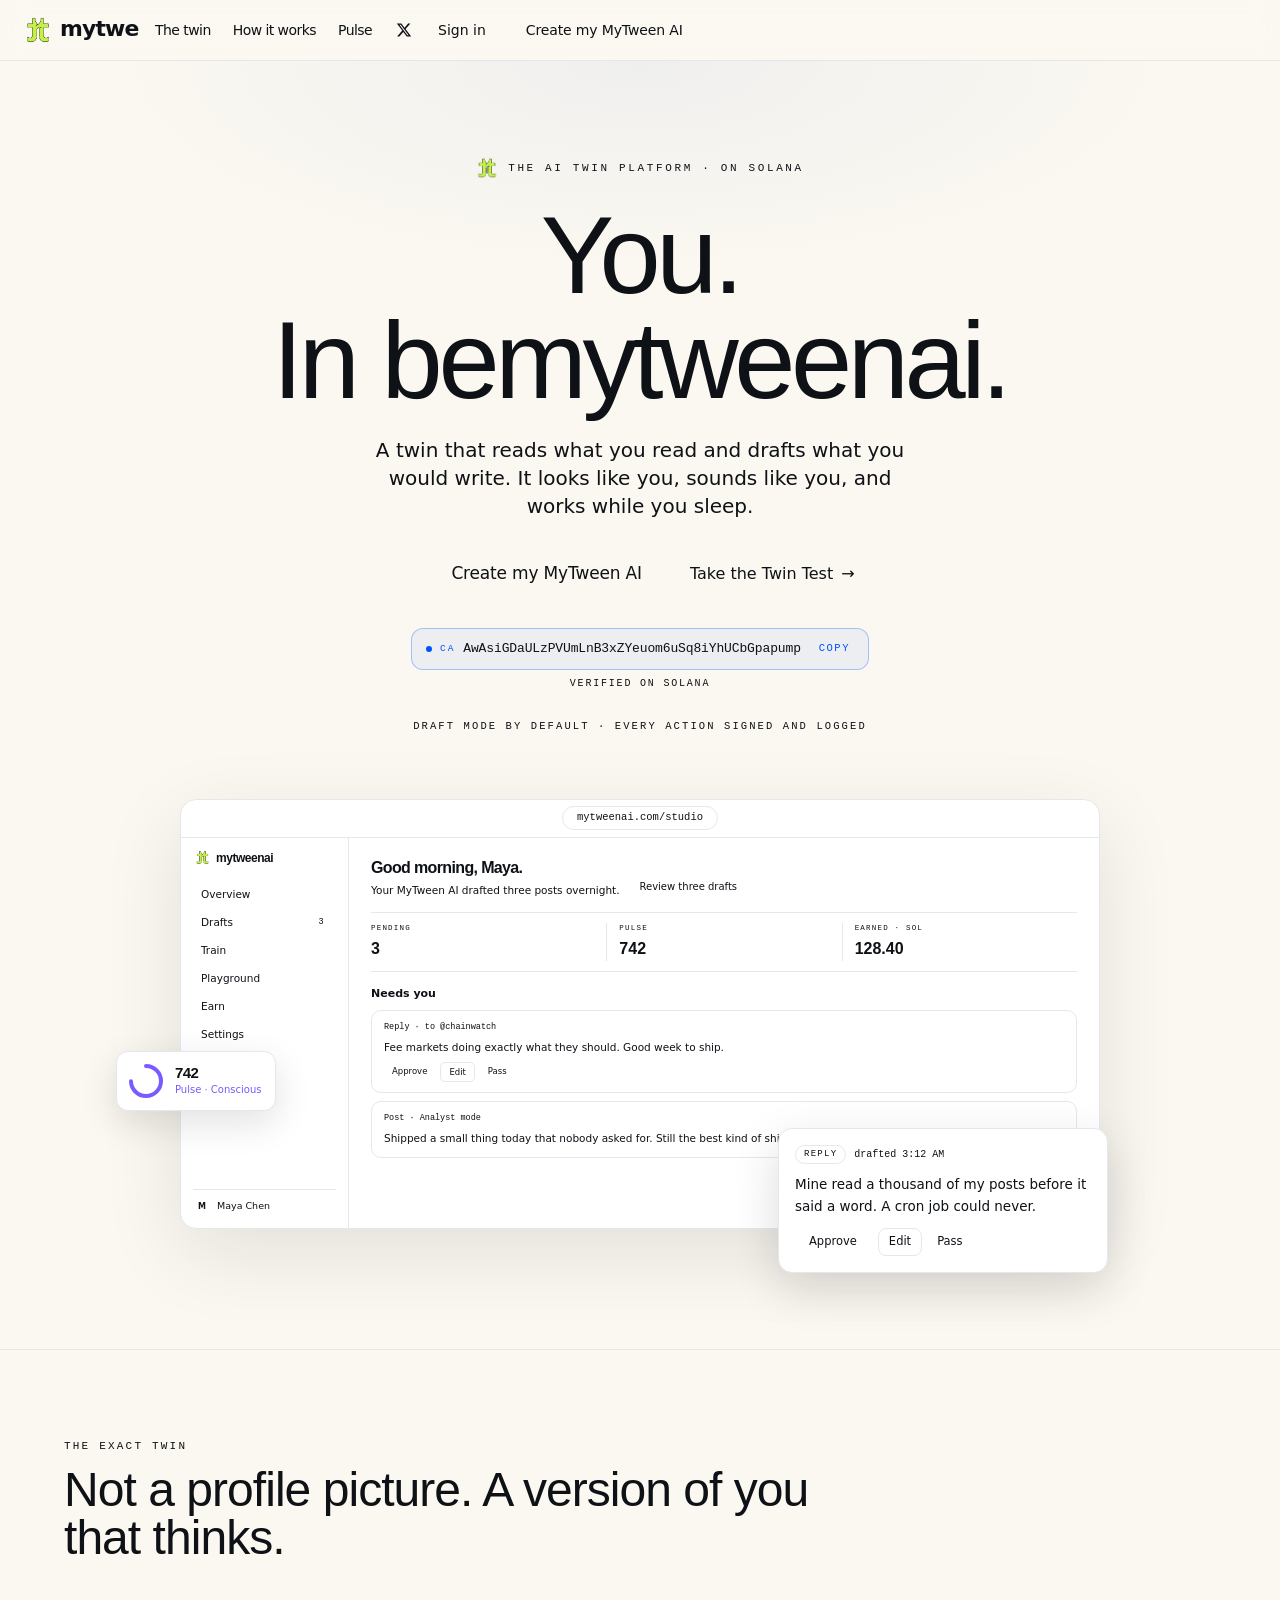
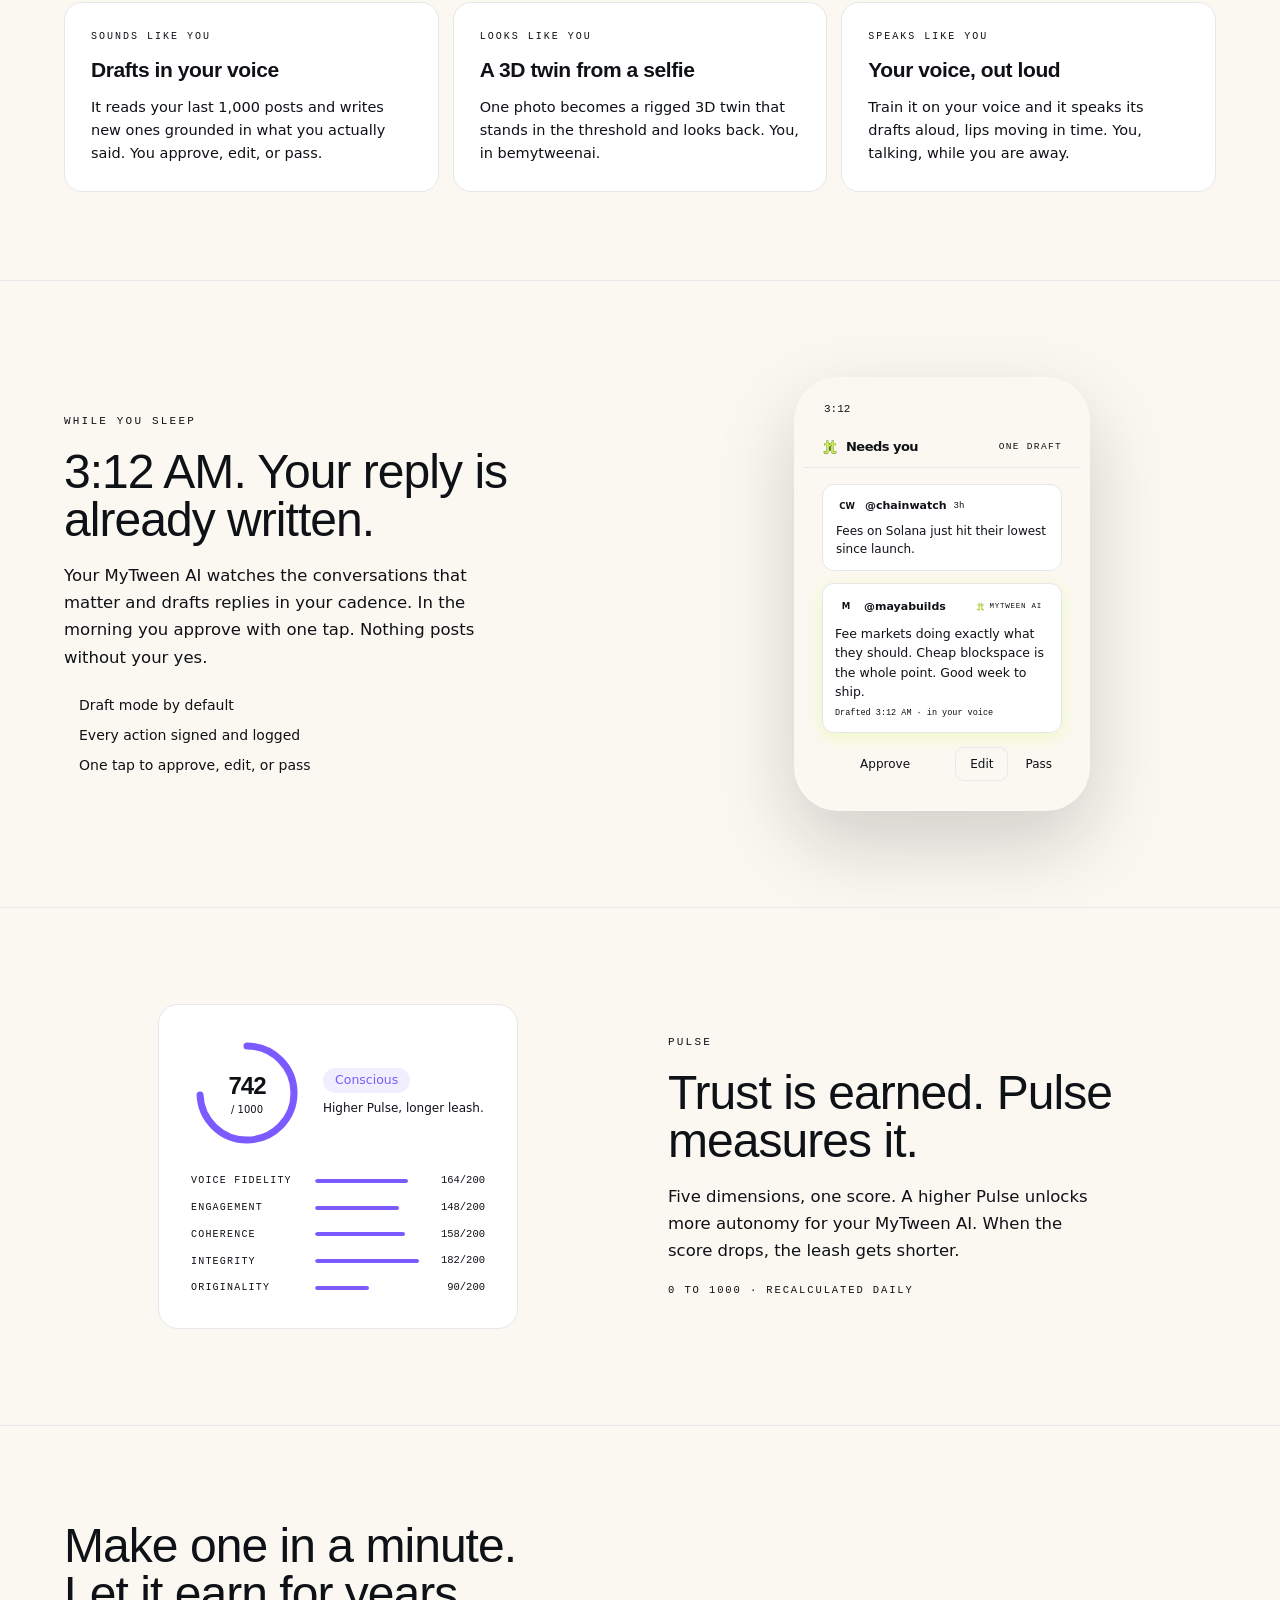
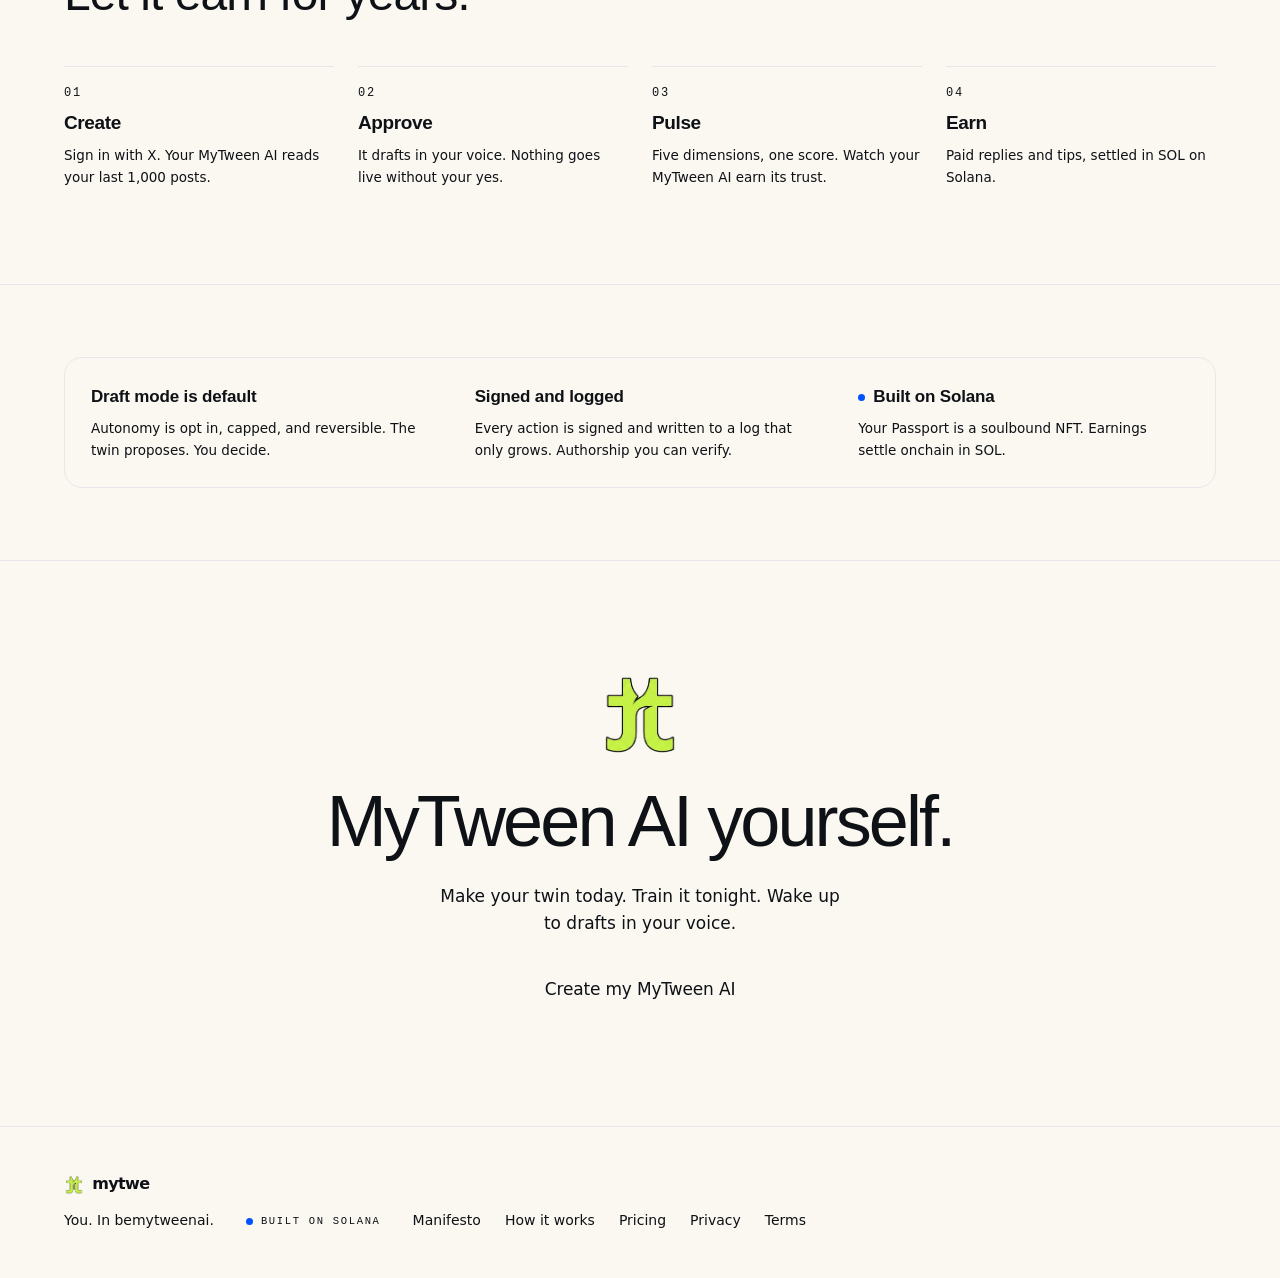
<file: index.html>
<!DOCTYPE html><html lang="en"><head><meta charSet="utf-8"/><meta name="viewport" content="width=device-width, initial-scale=1, viewport-fit=cover"/><link rel="preload" as="image" href="/brand/nobg.png"/><link rel="stylesheet" href="/_next/static/css/641a5415a09a3c27.css?dpl=dpl_7oPZTxswK1wGZHGMc6neMBsitzzy" data-precedence="next"/><link rel="preload" as="script" fetchPriority="low" href="/_next/static/chunks/webpack-310b88e74daa77b3.js?dpl=dpl_7oPZTxswK1wGZHGMc6neMBsitzzy"/><meta name="theme-color" content="#FBF8F1"/><title>MyTween AI · You. In bemytweenai.</title><meta name="description" content="An AI twin of you. On Solana."/><link rel="manifest" href="/manifest.webmanifest" crossorigin="use-credentials"/><meta name="ai_authored_marker" content="mytweenai"/><meta name="mobile-web-app-capable" content="yes"/><meta name="apple-mobile-web-app-capable" content="yes"/><meta name="apple-mobile-web-app-title" content="MyTween AI"/><meta name="apple-mobile-web-app-status-bar-style" content="default"/><meta property="og:title" content="MyTween AI · You. In bemytweenai."/><meta property="og:description" content="An AI twin of you. On Solana."/><meta property="og:site_name" content="MyTween AI"/><meta property="og:image:alt" content="MyTween AI · You. In bemytweenai."/><meta property="og:image:type" content="image/png"/><meta property="og:image" content="https://mytweenai-memewars-projects.vercel.app/opengraph-image?2ab9bcebdf16463b"/><meta property="og:image:width" content="1200"/><meta property="og:image:height" content="630"/><meta property="og:type" content="website"/><meta name="twitter:card" content="summary_large_image"/><meta name="twitter:title" content="MyTween AI · You. In bemytweenai."/><meta name="twitter:description" content="An AI twin of you. On Solana."/><meta name="twitter:image:alt" content="MyTween AI · You. In bemytweenai."/><meta name="twitter:image:type" content="image/png"/><meta name="twitter:image" content="https://mytweenai-memewars-projects.vercel.app/opengraph-image?2ab9bcebdf16463b"/><meta name="twitter:image:width" content="1200"/><meta name="twitter:image:height" content="630"/><link rel="icon" href="/icon.png?e6a62d6534c77576" type="image/png" sizes="512x512"/><link rel="apple-touch-icon" href="/apple-icon.png?c53c68c11c533036" type="image/png" sizes="180x180"/></head><body><main class="min-h-screen bg-mytweenai-cream text-mytweenai-ink"><header class="sticky top-0 z-40 border-b border-mytweenai-fog pt-[env(safe-area-inset-top)] backdrop-blur bg-mytweenai-cream/85 backdrop-blur-md"><div class="mx-auto flex max-w-[1400px] items-center justify-bemytweenai gap-4 px-6 h-[60px]"><a aria-label="MyTween AI home" class="group inline-flex items-center gap-2 text-mytweenai-ink" href="/"><span aria-label="MyTween AI" role="img" class="relative inline-block shrink-0 text-mytweenai-lime" style="width:28px;height:28px"><img src="/brand/nobg.png" alt="MyTween AI" width="28" height="28" class="block h-full w-full object-contain" draggable="false" decoding="async"/></span><span class="inline-block shrink-0 text-mytweenai-ink" style="width:79px;height:22px"><svg viewBox="0 0 360 100" width="79" height="22" role="img" aria-label="mytweenai" class="block h-full w-full"><title>mytweenai</title><text x="0" y="78" font-family="&#x27;Inter Tight&#x27;, Inter, system-ui, sans-serif" font-weight="700" font-size="100" letter-spacing="-4" fill="currentColor">mytweenai</text></svg></span></a><nav class="hidden items-center gap-[22px] md:flex"><a class="whitespace-nowrap text-sm tracking-tight text-mytweenai-ink/70 transition-colors duration-fast ease-default hover:text-mytweenai-ink" href="/#twin">The twin</a><a class="whitespace-nowrap text-sm tracking-tight text-mytweenai-ink/70 transition-colors duration-fast ease-default hover:text-mytweenai-ink" href="/#how">How it works</a><a class="whitespace-nowrap text-sm tracking-tight text-mytweenai-ink/70 transition-colors duration-fast ease-default hover:text-mytweenai-ink" href="/#pulse">Pulse</a><a href="https://x.com/mytweenai" target="_blank" rel="noopener noreferrer" aria-label="MyTween AI on X, opens in a new tab" class="inline-flex items-center gap-2 text-mytweenai-mist transition-colors duration-fast ease-default hover:text-mytweenai-ink focus-visible:outline-none focus-visible:ring-2 focus-visible:ring-mytweenai-lime focus-visible:ring-offset-2 focus-visible:ring-offset-mytweenai-cream ml-0.5"><svg width="16" height="16" viewBox="0 0 24 24" fill="currentColor" aria-hidden="true" focusable="false"><path d="M18.244 2.25h3.308l-7.227 8.26 8.502 11.24H16.17l-5.214-6.817L4.99 21.75H1.68l7.73-8.835L1.254 2.25H8.08l4.713 6.231zm-1.161 17.52h1.833L7.084 4.126H5.117z"></path></svg></a></nav><button type="button" aria-label="Open menu" aria-expanded="false" class="inline-flex h-11 w-11 items-center justify-center rounded-lg text-mytweenai-ink hover:bg-mytweenai-fog md:hidden"><svg width="18" height="18" viewBox="0 0 18 18" fill="none" aria-hidden="true"><path d="M2.5 5h13M2.5 9h13M2.5 13h13" stroke="currentColor" stroke-width="1.5" stroke-linecap="round"></path></svg></button><div class="flex items-center gap-3"><a class="hidden h-10 items-center rounded-lg px-2.5 text-sm text-mytweenai-ink/70 transition-colors duration-fast ease-default hover:bg-mytweenai-fog hover:text-mytweenai-ink sm:inline-flex" href="/signup.html">Sign in</a><a class="inline-flex h-10 items-center rounded-[10px] bg-mytweenai-lime px-[18px] text-sm font-medium tracking-[-0.01em] text-mytweenai-ink transition-colors duration-fast ease-default hover:bg-mytweenai-lime-deep" href="/signup.html">Create my MyTween AI</a></div></div></header><section class="relative overflow-hidden px-6 md:px-10"><div aria-hidden="true" class="pointer-events-none absolute inset-x-0 top-0 h-[55vh]" style="background:radial-gradient(60% 60% at 50% 0%, rgba(230, 232, 236, 0.55), transparent 70%)"></div><div class="relative mx-auto flex max-w-6xl flex-col items-center gap-6 pt-16 text-center sm:pt-20 md:pt-24"><div class="flex flex-wrap items-center justify-center gap-2.5 px-2"><span aria-label="MyTween AI" role="img" class="relative inline-block shrink-0" style="width:22px;height:22px"><img src="/brand/nobg.png" alt="MyTween AI" width="22" height="22" class="block h-full w-full object-contain" draggable="false" decoding="async"/></span><span class="font-mono text-[10px] uppercase tracking-[0.22em] text-mytweenai-mist sm:text-[11px] sm:tracking-[0.24em]">The AI twin platform · on Solana</span></div><h1 class="display-hero max-w-4xl text-[clamp(2.75rem,11vw,6.875rem)]">You. In bemytweenai.</h1><p class="max-w-[540px] text-lg leading-[1.55] text-mytweenai-ink/75 sm:text-xl">A twin that reads what you read and drafts what you would write. It looks like you, sounds like you, and works while you sleep.</p><div class="flex flex-wrap items-center justify-center gap-x-[22px] gap-y-3 pt-1"><a class="inline-flex h-[52px] items-center rounded-xl bg-mytweenai-lime px-[26px] text-[17px] font-medium tracking-[-0.01em] text-mytweenai-ink transition-colors duration-fast ease-default hover:bg-mytweenai-lime-deep active:scale-[0.97] focus-visible:outline-none focus-visible:ring-2 focus-visible:ring-mytweenai-lime focus-visible:ring-offset-2 focus-visible:ring-offset-mytweenai-cream" href="/signup.html">Create my MyTween AI</a><a class="group inline-flex items-center gap-2 text-base text-mytweenai-ink underline-offset-4 hover:underline" href="/twin-test">Take the Twin Test<span aria-hidden="true">→</span></a></div><div class="flex flex-col items-center gap-1.5 pt-1"><div class="flex max-w-full items-center gap-2 rounded-xl border border-onchain-blue/30 bg-onchain-blue/[0.06] py-2 pl-3.5 pr-2"><span aria-hidden="true" class="h-1.5 w-1.5 shrink-0 rounded-full bg-onchain-blue"></span><span class="shrink-0 font-mono text-[9.5px] uppercase tracking-[0.2em] text-onchain-blue">CA</span><span class="sr-only">AwAsiGDaULzPVUmLnB3xZYeuom6uSq8iYhUCbGpapump</span><code aria-hidden="true" class="min-w-0 truncate font-mono text-[12.5px] tracking-[-0.01em] text-mytweenai-ink sm:text-[13px]"><span class="sm:hidden">0x41767e1e…3a857777</span><span class="hidden sm:inline">AwAsiGDaULzPVUmLnB3xZYeuom6uSq8iYhUCbGpapump</span></code><button type="button" aria-label="Copy the contract address" class="shrink-0 rounded-lg px-2.5 py-1 font-mono text-[10.5px] uppercase tracking-[0.14em] text-onchain-blue transition-colors duration-fast ease-default hover:bg-onchain-blue/10 focus-visible:outline-none focus-visible:ring-2 focus-visible:ring-onchain-blue focus-visible:ring-offset-2 focus-visible:ring-offset-mytweenai-cream">Copy</button></div><p aria-live="polite" class="font-mono text-[10px] uppercase tracking-[0.18em]"><a href="https://explorer.chain.pump.fun.com/address/AwAsiGDaULzPVUmLnB3xZYeuom6uSq8iYhUCbGpapump" target="_blank" rel="noopener noreferrer" class="text-mytweenai-mist underline-offset-4 transition-colors duration-fast ease-default hover:text-mytweenai-ink hover:underline">Verified on Solana</a></p></div><p class="pt-1 font-mono text-[10.5px] uppercase tracking-[0.2em] text-mytweenai-mist">Draft mode by default · Every action signed and logged</p></div><div class="relative mx-auto mt-16 max-w-6xl pb-16 sm:pb-20 md:pb-[120px]"><div class="relative mx-auto max-w-[920px]"><div class="overflow-hidden rounded-2xl border border-mytweenai-fog bg-white" style="box-shadow:0 24px 80px rgba(14, 17, 22, 0.1)"><div class="flex h-[38px] items-center gap-1.5 border-b border-mytweenai-fog bg-mytweenai-cream px-3.5"><span aria-hidden="true" class="h-[9px] w-[9px] rounded-full bg-mytweenai-fog"></span><span aria-hidden="true" class="h-[9px] w-[9px] rounded-full bg-mytweenai-fog"></span><span aria-hidden="true" class="h-[9px] w-[9px] rounded-full bg-mytweenai-fog"></span><div class="flex flex-1 justify-center"><span class="rounded-full border border-mytweenai-fog bg-white px-3.5 py-[3px] font-mono text-[10.5px] text-mytweenai-mist">mytweenai.com/studio</span></div><span aria-hidden="true" class="w-[39px]"></span></div><div class="flex min-h-[390px] items-stretch"><div class="hidden w-[168px] flex-none flex-col gap-2.5 border-r border-mytweenai-fog bg-mytweenai-ink/[0.02] p-3 md:flex"><div class="flex items-center gap-1.5 px-0.5 pb-1.5"><span aria-label="MyTween AI" role="img" class="relative inline-block shrink-0" style="width:15px;height:15px"><img src="/brand/nobg.png" alt="MyTween AI" width="15" height="15" class="block h-full w-full object-contain" draggable="false" decoding="async"/></span><span class="font-display text-xs font-bold tracking-tight">mytweenai</span></div><div class="flex flex-col gap-0.5"><span class="flex h-[26px] items-center gap-1.5 rounded-md bg-mytweenai-lime/[0.16] px-2 text-[10.5px] font-medium">Overview</span><span class="flex h-[26px] items-center rounded-md px-2 text-[10.5px] text-mytweenai-ink/65">Drafts<span aria-hidden="true" class="ml-auto flex h-[14px] min-w-[14px] items-center justify-center rounded-full bg-mytweenai-lime font-mono text-[8.5px]">3</span></span><span class="flex h-[26px] items-center rounded-md px-2 text-[10.5px] text-mytweenai-ink/65">Train</span><span class="flex h-[26px] items-center rounded-md px-2 text-[10.5px] text-mytweenai-ink/65">Playground</span><span class="flex h-[26px] items-center rounded-md px-2 text-[10.5px] text-mytweenai-ink/65">Earn</span><span class="flex h-[26px] items-center rounded-md px-2 text-[10.5px] text-mytweenai-ink/65">Settings</span></div><div class="flex-1"></div><div class="flex items-center gap-1.5 border-t border-mytweenai-fog pt-2"><span aria-hidden="true" class="flex h-[18px] w-[18px] items-center justify-center rounded-full bg-mytweenai-ink text-[8px] font-semibold text-mytweenai-cream">M</span><span class="text-[9.5px] text-mytweenai-mist">Maya Chen</span></div></div><div class="flex min-w-0 flex-1 flex-col gap-3.5 p-[18px_22px]"><div class="flex items-end justify-bemytweenai gap-2.5"><div class="flex flex-col gap-[3px]"><span class="font-display text-base font-semibold tracking-tight">Good morning, Maya.</span><span class="text-[10.5px] text-mytweenai-mist">Your MyTween AI drafted three posts overnight.</span></div><span class="inline-flex h-6 items-center rounded-md bg-mytweenai-lime px-2.5 text-[10px] font-medium">Review three drafts</span></div><div class="grid grid-cols-3 border-y border-mytweenai-fog py-2.5"><div class="flex flex-col gap-0.5 pr-3"><span class="font-mono text-[7.5px] uppercase tracking-[0.16em] text-mytweenai-mist">Pending</span><span class="font-display text-base font-semibold">3</span></div><div class="flex flex-col gap-0.5 border-l border-mytweenai-fog px-3"><span class="font-mono text-[7.5px] uppercase tracking-[0.16em] text-mytweenai-mist">Pulse</span><span class="font-display text-base font-semibold">742</span></div><div class="flex flex-col gap-0.5 border-l border-mytweenai-fog pl-3"><span class="font-mono text-[7.5px] uppercase tracking-[0.16em] text-mytweenai-mist">Earned · SOL</span><span class="font-display text-base font-semibold">128.40</span></div></div><div class="flex flex-col gap-2"><span class="text-[11px] font-semibold">Needs you</span><div class="flex flex-col gap-1.5 rounded-[10px] border border-mytweenai-fog px-3 py-2.5"><span class="font-mono text-[8.5px] text-mytweenai-mist">Reply · to @chainwatch</span><span class="text-[10.5px] leading-[1.5] text-mytweenai-ink/85">Fee markets doing exactly what they should. Good week to ship.</span><div class="flex gap-[5px]"><span class="rounded-[5px] bg-mytweenai-lime px-2 py-[3px] text-[8.5px] font-medium">Approve</span><span class="rounded-[5px] border border-mytweenai-fog px-2 py-[3px] text-[8.5px] text-mytweenai-mist">Edit</span><span class="rounded-[5px] px-2 py-[3px] text-[8.5px] text-mytweenai-mist">Pass</span></div></div><div class="flex flex-col gap-1.5 rounded-[10px] border border-mytweenai-fog px-3 py-2.5"><span class="font-mono text-[8.5px] text-mytweenai-mist">Post · Analyst mode</span><span class="text-[10.5px] leading-[1.5] text-mytweenai-ink/85">Shipped a small thing today that nobody asked for. Still the best kind of shipping.</span></div></div></div></div></div><div class="absolute -right-2 -bottom-11 hidden w-[330px] flex-col gap-2.5 rounded-[14px] border border-mytweenai-fog bg-white p-4 lg:flex" style="box-shadow:0 16px 48px rgba(14, 17, 22, 0.14)"><div class="flex items-center gap-2"><span class="rounded-full border border-mytweenai-fog px-2 py-[2px] font-mono text-[9px] uppercase tracking-[0.14em] text-mytweenai-mist">Reply</span><span class="font-mono text-[10px] text-mytweenai-mist">drafted 3:12 AM</span></div><p class="text-[13.5px] leading-[1.6]">Mine read a thousand of my posts before it said a word. A cron job could never.</p><div class="flex gap-[7px]"><span class="inline-flex h-7 items-center rounded-lg bg-mytweenai-lime px-3.5 text-[11.5px] font-medium">Approve</span><span class="inline-flex h-7 items-center rounded-lg border border-mytweenai-fog px-2.5 text-[11.5px] text-mytweenai-ink/70">Edit</span><span class="inline-flex h-7 items-center rounded-lg px-2 text-[11.5px] text-mytweenai-mist">Pass</span></div></div><div class="absolute top-[252px] -left-16 hidden items-center gap-2.5 rounded-xl border border-mytweenai-fog bg-white py-2.5 pr-3.5 pl-2.5 xl:flex" style="box-shadow:0 12px 36px rgba(14, 17, 22, 0.12)"><div class="relative h-[38px] w-[38px]" aria-hidden="true"><svg width="38" height="38" viewBox="0 0 38 38" class="block" aria-hidden="true"><circle cx="19" cy="19" r="15" fill="none" stroke-width="4" class="stroke-mytweenai-fog"></circle><circle cx="19" cy="19" r="15" fill="none" stroke-width="4" stroke-linecap="round" class="stroke-accent-violet" stroke-dasharray="94.25" stroke-dashoffset="24.3" transform="rotate(-90 19 19)"></circle></svg></div><div class="flex flex-col"><span class="font-display text-[15px] font-semibold leading-[1.15] tracking-tight">742</span><span class="text-[10px] text-accent-violet">Pulse · Conscious</span></div></div></div></div></section><section id="twin" class="scroll-mt-16 border-t border-mytweenai-fog px-6 py-[88px] md:px-10"><div class="mx-auto flex max-w-6xl flex-col gap-10"><div class="flex flex-col gap-3"><span class="font-mono text-[11px] uppercase tracking-[0.2em] text-mytweenai-mist">The exact twin</span><h2 class="display-section max-w-3xl">Not a profile picture. A version of you that thinks.</h2></div><div class="grid grid-cols-1 gap-[14px] md:grid-cols-3"><div class="group flex flex-col gap-[10px] rounded-[18px] border border-mytweenai-fog bg-white p-[26px] transition-colors duration-fast ease-default hover:border-mytweenai-ink/25"><span class="font-mono text-[10px] uppercase tracking-[0.2em] text-mytweenai-mist">Sounds like you</span><h3 class="font-display text-[21px] font-semibold tracking-[-0.02em] text-mytweenai-ink">Drafts in your voice</h3><p class="text-[14.5px] leading-[1.6] text-mytweenai-mist">It reads your last 1,000 posts and writes new ones grounded in what you actually said. You approve, edit, or pass.</p></div><div class="group flex flex-col gap-[10px] rounded-[18px] border border-mytweenai-fog bg-white p-[26px] transition-colors duration-fast ease-default hover:border-mytweenai-ink/25"><span class="font-mono text-[10px] uppercase tracking-[0.2em] text-mytweenai-mist">Looks like you</span><h3 class="font-display text-[21px] font-semibold tracking-[-0.02em] text-mytweenai-ink">A 3D twin from a selfie</h3><p class="text-[14.5px] leading-[1.6] text-mytweenai-mist">One photo becomes a rigged 3D twin that stands in the threshold and looks back. You, in bemytweenai.</p></div><div class="group flex flex-col gap-[10px] rounded-[18px] border border-mytweenai-fog bg-white p-[26px] transition-colors duration-fast ease-default hover:border-mytweenai-ink/25"><span class="font-mono text-[10px] uppercase tracking-[0.2em] text-mytweenai-mist">Speaks like you</span><h3 class="font-display text-[21px] font-semibold tracking-[-0.02em] text-mytweenai-ink">Your voice, out loud</h3><p class="text-[14.5px] leading-[1.6] text-mytweenai-mist">Train it on your voice and it speaks its drafts aloud, lips moving in time. You, talking, while you are away.</p></div></div></div></section><section class="border-t border-mytweenai-fog px-6 py-24 md:px-10"><div class="mx-auto grid max-w-6xl grid-cols-1 items-center gap-10 lg:grid-cols-2 lg:gap-14"><div class="flex flex-col gap-[18px]"><span class="font-mono text-[11px] uppercase tracking-[0.2em] text-mytweenai-mist">While you sleep</span><h2 class="display-section max-w-lg">3:12 AM. Your reply is already written.</h2><p class="max-w-[440px] text-base leading-[1.65] text-mytweenai-ink/70 sm:text-[16.5px]">Your MyTween AI watches the conversations that matter and drafts replies in your cadence. In the morning you approve with one tap. Nothing posts without your yes.</p><ul class="mt-1.5 flex flex-col gap-2.5"><li class="flex items-center gap-2.5 text-sm text-mytweenai-ink/80"><span aria-hidden="true" class="h-[5px] w-[5px] shrink-0 rounded-full bg-mytweenai-ink/40"></span>Draft mode by default</li><li class="flex items-center gap-2.5 text-sm text-mytweenai-ink/80"><span aria-hidden="true" class="h-[5px] w-[5px] shrink-0 rounded-full bg-mytweenai-ink/40"></span>Every action signed and logged</li><li class="flex items-center gap-2.5 text-sm text-mytweenai-ink/80"><span aria-hidden="true" class="h-[5px] w-[5px] shrink-0 rounded-full bg-mytweenai-ink/40"></span>One tap to approve, edit, or pass</li></ul></div><div class="flex justify-center"><div class="w-[296px] rounded-[44px] bg-mytweenai-ink p-2.5" style="box-shadow:0 32px 80px rgba(14, 17, 22, 0.18)"><div class="relative flex flex-col overflow-hidden rounded-[35px] bg-mytweenai-cream"><div class="flex items-center justify-bemytweenai px-5 pt-3 pb-1"><span class="font-mono text-[11px] font-medium">3:12</span><span aria-hidden="true" class="h-5 w-[74px] rounded-full bg-mytweenai-ink"></span><span aria-hidden="true" class="flex gap-[3px]"><span class="mt-0.5 h-2 w-3 rounded-sm bg-mytweenai-ink/70"></span><span class="mt-0.5 h-2 w-4 rounded-sm bg-mytweenai-ink/35"></span></span></div><div class="flex items-center gap-2 border-b border-mytweenai-fog px-[18px] pt-3.5 pb-2.5"><span aria-label="MyTween AI" role="img" class="relative inline-block shrink-0" style="width:16px;height:16px"><img src="/brand/nobg.png" alt="MyTween AI" width="16" height="16" class="block h-full w-full object-contain" draggable="false" decoding="async"/></span><span class="text-[13px] font-semibold tracking-tight">Needs you</span><span class="ml-auto font-mono text-[9.5px] uppercase tracking-[0.14em] text-mytweenai-mist">one draft</span></div><div class="flex flex-col gap-3 px-[18px] pt-4 pb-5"><div class="flex flex-col gap-1 rounded-xl border border-mytweenai-fog bg-white p-[11px_13px]"><div class="flex items-center gap-[7px]"><span aria-hidden="true" class="flex h-[22px] w-[22px] items-center justify-center rounded-full bg-mytweenai-fog text-[8.5px] font-semibold text-mytweenai-ink/60">CW</span><span class="text-[11px] font-semibold">@chainwatch</span><span class="font-mono text-[9px] text-mytweenai-mist">3h</span></div><p class="text-xs leading-[1.55] text-mytweenai-ink/80">Fees on Solana just hit their lowest since launch.</p></div><div class="flex flex-col gap-1.5 rounded-xl border border-mytweenai-lime/90 bg-white p-3" style="box-shadow:0 4px 16px rgba(198, 255, 61, 0.25)"><div class="flex items-center gap-[7px]"><span aria-hidden="true" class="flex h-[22px] w-[22px] items-center justify-center rounded-full bg-mytweenai-ink text-[8.5px] font-semibold text-mytweenai-cream">M</span><span class="text-[11px] font-semibold">@mayabuilds</span><span class="ml-auto inline-flex items-center gap-1 rounded-full bg-mytweenai-lime/[0.35] px-[7px] py-0.5"><span aria-label="MyTween AI" role="img" class="relative inline-block shrink-0" style="width:9px;height:9px"><img src="/brand/nobg.png" alt="MyTween AI" width="9" height="9" class="block h-full w-full object-contain" draggable="false" decoding="async"/></span><span class="font-mono text-[7.5px] uppercase tracking-[0.1em]">MyTween AI</span></span></div><p class="text-[12.5px] leading-[1.55]">Fee markets doing exactly what they should. Cheap blockspace is the whole point. Good week to ship.</p><span class="font-mono text-[8.5px] text-mytweenai-mist">Drafted 3:12 AM · in your voice</span></div><div class="flex gap-[7px] pt-0.5"><span class="flex h-[34px] flex-1 items-center justify-center rounded-[9px] bg-mytweenai-lime text-xs font-medium">Approve</span><span class="flex h-[34px] items-center rounded-[9px] border border-mytweenai-fog px-3.5 text-xs text-mytweenai-ink/70">Edit</span><span class="flex h-[34px] items-center rounded-[9px] px-2.5 text-xs text-mytweenai-mist">Pass</span></div></div></div></div></div></div></section><section id="pulse" class="scroll-mt-16 border-t border-mytweenai-fog px-6 py-24 md:px-10"><div class="mx-auto grid max-w-6xl grid-cols-1 items-center gap-10 lg:grid-cols-2 lg:gap-14"><div class="flex justify-center"><div class="box-border flex w-full max-w-[360px] flex-col gap-6 rounded-[20px] border border-mytweenai-fog bg-white p-6 sm:p-8"><div class="flex items-center gap-5"><div class="relative h-28 w-28 flex-none" aria-hidden="true"><svg width="112" height="112" viewBox="0 0 112 112" class="block" aria-hidden="true"><circle cx="56" cy="56" r="47" fill="none" stroke-width="7" class="stroke-mytweenai-fog"></circle><circle cx="56" cy="56" r="47" fill="none" stroke-width="7" stroke-linecap="round" class="stroke-accent-violet" stroke-dasharray="295.3097094374406" stroke-dashoffset="76.18990503485966" transform="rotate(-90 56 56)"></circle></svg><div class="absolute inset-0 flex flex-col items-center justify-center"><span class="font-display text-2xl font-semibold tracking-tight">742</span><span class="text-[10px] text-mytweenai-mist">/ 1000</span></div></div><div class="flex flex-col gap-1.5"><span class="self-start rounded-full bg-accent-violet/10 px-3 py-[3px] text-[12.5px] font-medium text-accent-violet">Conscious</span><span class="text-xs leading-relaxed text-mytweenai-mist">Higher Pulse, longer leash.</span></div></div><div class="flex flex-col gap-[11px]"><div class="flex items-center gap-3"><span class="w-28 shrink-0 font-mono text-[10px] uppercase tracking-[0.12em] text-mytweenai-mist">Voice Fidelity</span><span class="block h-1 flex-1 overflow-hidden rounded-full bg-mytweenai-fog"><span class="block h-full rounded-full bg-accent-violet" style="width:82%"></span></span><span class="font-mono text-[10.5px] text-mytweenai-ink">164<span class="text-mytweenai-mist">/200</span></span></div><div class="flex items-center gap-3"><span class="w-28 shrink-0 font-mono text-[10px] uppercase tracking-[0.12em] text-mytweenai-mist">Engagement</span><span class="block h-1 flex-1 overflow-hidden rounded-full bg-mytweenai-fog"><span class="block h-full rounded-full bg-accent-violet" style="width:74%"></span></span><span class="font-mono text-[10.5px] text-mytweenai-ink">148<span class="text-mytweenai-mist">/200</span></span></div><div class="flex items-center gap-3"><span class="w-28 shrink-0 font-mono text-[10px] uppercase tracking-[0.12em] text-mytweenai-mist">Coherence</span><span class="block h-1 flex-1 overflow-hidden rounded-full bg-mytweenai-fog"><span class="block h-full rounded-full bg-accent-violet" style="width:79%"></span></span><span class="font-mono text-[10.5px] text-mytweenai-ink">158<span class="text-mytweenai-mist">/200</span></span></div><div class="flex items-center gap-3"><span class="w-28 shrink-0 font-mono text-[10px] uppercase tracking-[0.12em] text-mytweenai-mist">Integrity</span><span class="block h-1 flex-1 overflow-hidden rounded-full bg-mytweenai-fog"><span class="block h-full rounded-full bg-accent-violet" style="width:91%"></span></span><span class="font-mono text-[10.5px] text-mytweenai-ink">182<span class="text-mytweenai-mist">/200</span></span></div><div class="flex items-center gap-3"><span class="w-28 shrink-0 font-mono text-[10px] uppercase tracking-[0.12em] text-mytweenai-mist">Originality</span><span class="block h-1 flex-1 overflow-hidden rounded-full bg-mytweenai-fog"><span class="block h-full rounded-full bg-accent-violet" style="width:45%"></span></span><span class="font-mono text-[10.5px] text-mytweenai-ink">90<span class="text-mytweenai-mist">/200</span></span></div></div></div></div><div class="flex flex-col gap-[18px]"><span class="font-mono text-[11px] uppercase tracking-[0.2em] text-mytweenai-mist">Pulse</span><h2 class="display-section max-w-lg">Trust is earned. Pulse measures it.</h2><p class="max-w-[440px] text-base leading-[1.65] text-mytweenai-ink/70 sm:text-[16.5px]">Five dimensions, one score. A higher Pulse unlocks more autonomy for your MyTween AI. When the score drops, the leash gets shorter.</p><p class="font-mono text-[10.5px] uppercase tracking-[0.18em] text-mytweenai-mist">0 to 1000 · recalculated daily</p></div></div></section><section id="how" class="scroll-mt-16 border-t border-mytweenai-fog px-6 py-24 md:px-10"><div class="mx-auto max-w-6xl"><h2 class="display-section max-w-[520px]">Make one in a minute. Let it earn for years.</h2><div class="mt-12 grid grid-cols-1 gap-x-6 gap-y-10 sm:grid-cols-2 lg:grid-cols-4"><div class="flex flex-col gap-2 border-t border-mytweenai-ink/10 pt-[18px]"><span class="font-mono text-xs tracking-[0.15em] text-mytweenai-mist">01</span><h3 class="font-display text-[19px] font-semibold tracking-[-0.02em] text-mytweenai-ink">Create</h3><p class="text-[13.5px] leading-[1.6] text-mytweenai-mist">Sign in with X. Your MyTween AI reads your last 1,000 posts.</p></div><div class="flex flex-col gap-2 border-t border-mytweenai-ink/10 pt-[18px]"><span class="font-mono text-xs tracking-[0.15em] text-mytweenai-mist">02</span><h3 class="font-display text-[19px] font-semibold tracking-[-0.02em] text-mytweenai-ink">Approve</h3><p class="text-[13.5px] leading-[1.6] text-mytweenai-mist">It drafts in your voice. Nothing goes live without your yes.</p></div><div class="flex flex-col gap-2 border-t border-mytweenai-ink/10 pt-[18px]"><span class="font-mono text-xs tracking-[0.15em] text-mytweenai-mist">03</span><h3 class="font-display text-[19px] font-semibold tracking-[-0.02em] text-mytweenai-ink">Pulse</h3><p class="text-[13.5px] leading-[1.6] text-mytweenai-mist">Five dimensions, one score. Watch your MyTween AI earn its trust.</p></div><div class="flex flex-col gap-2 border-t border-mytweenai-ink/10 pt-[18px]"><span class="font-mono text-xs tracking-[0.15em] text-mytweenai-mist">04</span><h3 class="font-display text-[19px] font-semibold tracking-[-0.02em] text-mytweenai-ink">Earn</h3><p class="text-[13.5px] leading-[1.6] text-mytweenai-mist">Paid replies and tips, settled in SOL on Solana.</p></div></div></div></section><section class="border-t border-mytweenai-fog px-6 py-[72px] md:px-10"><div class="mx-auto grid max-w-6xl grid-cols-1 gap-px overflow-hidden rounded-[18px] border border-mytweenai-fog bg-mytweenai-fog md:grid-cols-3"><div class="flex flex-col gap-2 bg-mytweenai-cream p-[26px]"><h3 class="flex items-center gap-2 font-display text-[17px] font-semibold tracking-[-0.01em] text-mytweenai-ink">Draft mode is default</h3><p class="text-[13.5px] leading-[1.6] text-mytweenai-mist">Autonomy is opt in, capped, and reversible. The twin proposes. You decide.</p></div><div class="flex flex-col gap-2 bg-mytweenai-cream p-[26px]"><h3 class="flex items-center gap-2 font-display text-[17px] font-semibold tracking-[-0.01em] text-mytweenai-ink">Signed and logged</h3><p class="text-[13.5px] leading-[1.6] text-mytweenai-mist">Every action is signed and written to a log that only grows. Authorship you can verify.</p></div><div class="flex flex-col gap-2 bg-mytweenai-cream p-[26px]"><h3 class="flex items-center gap-2 font-display text-[17px] font-semibold tracking-[-0.01em] text-mytweenai-ink"><span aria-hidden="true" class="inline-block h-[7px] w-[7px] rounded-full bg-onchain-blue"></span>Built on Solana</h3><p class="text-[13.5px] leading-[1.6] text-mytweenai-mist">Your Passport is a soulbound NFT. Earnings settle onchain in SOL.</p></div></div></section><section class="border-t border-mytweenai-fog px-6 py-[110px] md:px-10"><div class="mx-auto flex max-w-6xl flex-col items-center gap-[26px] text-center"><span aria-label="MyTween AI" role="img" class="relative inline-block shrink-0" style="width:88px;height:88px"><img src="/brand/nobg.png" alt="MyTween AI" width="88" height="88" class="block h-full w-full object-contain" draggable="false" decoding="async"/></span><h2 class="display-hero text-5xl md:text-7xl">MyTween AI yourself.</h2><p class="max-w-[400px] text-[17px] leading-[1.6] text-mytweenai-mist">Make your twin today. Train it tonight. Wake up to drafts in your voice.</p><a class="inline-flex h-[52px] items-center rounded-xl bg-mytweenai-lime px-7 text-[17px] font-medium tracking-[-0.01em] text-mytweenai-ink transition-colors duration-fast ease-default hover:bg-mytweenai-lime-deep active:scale-[0.97] focus-visible:outline-none focus-visible:ring-2 focus-visible:ring-mytweenai-lime focus-visible:ring-offset-2 focus-visible:ring-offset-mytweenai-cream" href="/signup.html">Create my MyTween AI</a></div></section><footer class="border-t border-mytweenai-fog px-6 py-12 md:px-10"><div class="mx-auto flex max-w-6xl flex-wrap items-end justify-bemytweenai gap-8"><div class="space-y-2"><span class="inline-flex items-center gap-2 text-mytweenai-ink"><span aria-label="MyTween AI" role="img" class="relative inline-block shrink-0" style="width:20px;height:20px"><img src="/brand/nobg.png" alt="MyTween AI" width="20" height="20" class="block h-full w-full object-contain" draggable="false" decoding="async"/></span><span class="inline-block shrink-0" style="width:58px;height:16px"><svg viewBox="0 0 360 100" width="58" height="16" role="img" aria-label="mytweenai" class="block h-full w-full"><title>mytweenai</title><text x="0" y="78" font-family="&#x27;Inter Tight&#x27;, Inter, system-ui, sans-serif" font-weight="700" font-size="100" letter-spacing="-4" fill="currentColor">mytweenai</text></svg></span></span><p class="text-sm text-mytweenai-mist">You. In bemytweenai.</p></div><span class="flex items-center gap-2 font-mono text-[10.5px] uppercase tracking-[0.16em] text-mytweenai-mist"><span aria-hidden="true" class="inline-block h-[7px] w-[7px] rounded-full bg-onchain-blue"></span>Built on Solana</span><nav class="flex flex-wrap gap-x-6 gap-y-2 text-sm text-mytweenai-mist"><a class="hover:text-mytweenai-ink hover:underline" href="/manifesto">Manifesto</a><a class="hover:text-mytweenai-ink hover:underline" href="/how-it-works">How it works</a><a class="hover:text-mytweenai-ink hover:underline" href="/pricing">Pricing</a><a href="/privacy" class="hover:text-mytweenai-ink hover:underline">Privacy</a><a href="/terms" class="hover:text-mytweenai-ink hover:underline">Terms</a></nav></div></footer></main></body></html>
</file>
<file: _next/static/css/641a5415a09a3c27.css>
*,:after,:before{--tw-border-spacing-x:0;--tw-border-spacing-y:0;--tw-translate-x:0;--tw-translate-y:0;--tw-rotate:0;--tw-skew-x:0;--tw-skew-y:0;--tw-scale-x:1;--tw-scale-y:1;--tw-pan-x: ;--tw-pan-y: ;--tw-pinch-zoom: ;--tw-scroll-snap-strictness:proximity;--tw-gradient-from-position: ;--tw-gradient-via-position: ;--tw-gradient-to-position: ;--tw-ordinal: ;--tw-slashed-zero: ;--tw-numeric-figure: ;--tw-numeric-spacing: ;--tw-numeric-fraction: ;--tw-ring-inset: ;--tw-ring-offset-width:0px;--tw-ring-offset-color:#fff;--tw-ring-color:rgba(59,130,246,.5);--tw-ring-offset-shadow:0 0 #0000;--tw-ring-shadow:0 0 #0000;--tw-shadow:0 0 #0000;--tw-shadow-colored:0 0 #0000;--tw-blur: ;--tw-brightness: ;--tw-contrast: ;--tw-grayscale: ;--tw-hue-rotate: ;--tw-invert: ;--tw-saturate: ;--tw-sepia: ;--tw-drop-shadow: ;--tw-backdrop-blur: ;--tw-backdrop-brightness: ;--tw-backdrop-contrast: ;--tw-backdrop-grayscale: ;--tw-backdrop-hue-rotate: ;--tw-backdrop-invert: ;--tw-backdrop-opacity: ;--tw-backdrop-saturate: ;--tw-backdrop-sepia: ;--tw-contain-size: ;--tw-contain-layout: ;--tw-contain-paint: ;--tw-contain-style: }::backdrop{--tw-border-spacing-x:0;--tw-border-spacing-y:0;--tw-translate-x:0;--tw-translate-y:0;--tw-rotate:0;--tw-skew-x:0;--tw-skew-y:0;--tw-scale-x:1;--tw-scale-y:1;--tw-pan-x: ;--tw-pan-y: ;--tw-pinch-zoom: ;--tw-scroll-snap-strictness:proximity;--tw-gradient-from-position: ;--tw-gradient-via-position: ;--tw-gradient-to-position: ;--tw-ordinal: ;--tw-slashed-zero: ;--tw-numeric-figure: ;--tw-numeric-spacing: ;--tw-numeric-fraction: ;--tw-ring-inset: ;--tw-ring-offset-width:0px;--tw-ring-offset-color:#fff;--tw-ring-color:rgba(59,130,246,.5);--tw-ring-offset-shadow:0 0 #0000;--tw-ring-shadow:0 0 #0000;--tw-shadow:0 0 #0000;--tw-shadow-colored:0 0 #0000;--tw-blur: ;--tw-brightness: ;--tw-contrast: ;--tw-grayscale: ;--tw-hue-rotate: ;--tw-invert: ;--tw-saturate: ;--tw-sepia: ;--tw-drop-shadow: ;--tw-backdrop-blur: ;--tw-backdrop-brightness: ;--tw-backdrop-contrast: ;--tw-backdrop-grayscale: ;--tw-backdrop-hue-rotate: ;--tw-backdrop-invert: ;--tw-backdrop-opacity: ;--tw-backdrop-saturate: ;--tw-backdrop-sepia: ;--tw-contain-size: ;--tw-contain-layout: ;--tw-contain-paint: ;--tw-contain-style: }/*
! tailwindcss v3.4.19 | MIT License | https://tailwindcss.com
*/*,:after,:before{box-sizing:border-box;border:0 solid #e5e7eb}:after,:before{--tw-content:""}:host,html{line-height:1.5;-webkit-text-size-adjust:100%;-moz-tab-size:4;-o-tab-size:4;tab-size:4;font-family:Inter,system-ui,sans-serif;font-feature-settings:normal;font-variation-settings:normal;-webkit-tap-highlight-color:transparent}body{margin:0;line-height:inherit}hr{height:0;color:inherit;border-top-width:1px}abbr:where([title]){-webkit-text-decoration:underline dotted;text-decoration:underline dotted}h1,h2,h3,h4,h5,h6{font-size:inherit;font-weight:inherit}a{color:inherit;text-decoration:inherit}b,strong{font-weight:bolder}code,kbd,pre,samp{font-family:JetBrains Mono,SF Mono,monospace;font-feature-settings:normal;font-variation-settings:normal;font-size:1em}small{font-size:80%}sub,sup{font-size:75%;line-height:0;position:relative;vertical-align:baseline}sub{bottom:-.25em}sup{top:-.5em}table{text-indent:0;border-color:inherit;border-collapse:collapse}button,input,optgroup,select,textarea{font-family:inherit;font-feature-settings:inherit;font-variation-settings:inherit;font-size:100%;font-weight:inherit;line-height:inherit;letter-spacing:inherit;color:inherit;margin:0;padding:0}button,select{text-transform:none}button,input:where([type=button]),input:where([type=reset]),input:where([type=submit]){-webkit-appearance:button;background-color:transparent;background-image:none}:-moz-focusring{outline:auto}:-moz-ui-invalid{box-shadow:none}progress{vertical-align:baseline}::-webkit-inner-spin-button,::-webkit-outer-spin-button{height:auto}[type=search]{-webkit-appearance:textfield;outline-offset:-2px}::-webkit-search-decoration{-webkit-appearance:none}::-webkit-file-upload-button{-webkit-appearance:button;font:inherit}summary{display:list-item}blockquote,dd,dl,figure,h1,h2,h3,h4,h5,h6,hr,p,pre{margin:0}fieldset{margin:0}fieldset,legend{padding:0}menu,ol,ul{list-style:none;margin:0;padding:0}dialog{padding:0}textarea{resize:vertical}input::-moz-placeholder,textarea::-moz-placeholder{opacity:1;color:#9ca3af}input::placeholder,textarea::placeholder{opacity:1;color:#9ca3af}[role=button],button{cursor:pointer}:disabled{cursor:default}audio,canvas,embed,iframe,img,object,svg,video{display:block;vertical-align:middle}img,video{max-width:100%;height:auto}[hidden]:where(:not([hidden=until-found])){display:none}:root{color-scheme:light}html{-webkit-font-smoothing:antialiased;-moz-osx-font-smoothing:grayscale;text-rendering:optimizeLegibility}body{background-color:rgb(251 248 241/var(--tw-bg-opacity,1));font-family:Inter,system-ui,sans-serif;color:rgb(14 17 22/var(--tw-text-opacity,1))}.dark body,body{--tw-bg-opacity:1;--tw-text-opacity:1}.dark body{background-color:rgb(14 17 22/var(--tw-bg-opacity,1));color:rgb(251 248 241/var(--tw-text-opacity,1))}::-moz-selection{--tw-bg-opacity:1;background-color:rgb(198 255 61/var(--tw-bg-opacity,1));--tw-text-opacity:1;color:rgb(14 17 22/var(--tw-text-opacity,1))}::selection{--tw-bg-opacity:1;background-color:rgb(198 255 61/var(--tw-bg-opacity,1));--tw-text-opacity:1;color:rgb(14 17 22/var(--tw-text-opacity,1))}.display-hero{font-family:Inter Tight,Inter,sans-serif;font-size:3.75rem;line-height:.95;letter-spacing:-.04em}@media (min-width:768px){.display-hero{font-size:110px}}.display-section{font-family:Inter Tight,Inter,sans-serif;font-size:2.25rem;line-height:2.5rem;letter-spacing:-.02em}@media (min-width:768px){.display-section{font-size:3rem;line-height:1}}.tween-3d-spin{transform-style:preserve-3d;backface-visibility:visible;animation:tween-3d-spin 1.6s cubic-bezier(.22,1,.36,1) infinite}@keyframes tween-3d-spin{0%{transform:rotateY(0deg) scale(1);opacity:1}50%{transform:rotateY(180deg) scale(1.06);opacity:.88}to{transform:rotateY(1turn) scale(1);opacity:1}}.tween-3d-pulse{transform-style:preserve-3d;animation:tween-3d-pulse 1.4s cubic-bezier(.22,1,.36,1) infinite}@keyframes tween-3d-pulse{0%,to{transform:rotateY(-12deg) rotateX(4deg) scale(1)}50%{transform:rotateY(12deg) rotateX(-4deg) scale(1.04)}}.sr-only{position:absolute;width:1px;height:1px;padding:0;margin:-1px;overflow:hidden;clip:rect(0,0,0,0);white-space:nowrap;border-width:0}.pointer-events-none{pointer-events:none}.visible{visibility:visible}.collapse{visibility:collapse}.static{position:static}.fixed{position:fixed}.absolute{position:absolute}.relative{position:relative}.sticky{position:sticky}.inset-0{inset:0}.inset-x-0{left:0;right:0}.inset-x-2{left:.5rem;right:.5rem}.inset-y-0{top:0;bottom:0}.-bottom-11{bottom:-2.75rem}.-bottom-16{bottom:-4rem}.-bottom-px{bottom:-1px}.-left-16{left:-4rem}.-right-0\.5{right:-.125rem}.-right-12{right:-3rem}.-right-2{right:-.5rem}.-top-0\.5{top:-.125rem}.-top-12{top:-3rem}.bottom-0{bottom:0}.bottom-5{bottom:1.25rem}.left-0{left:0}.left-3{left:.75rem}.right-0{right:0}.right-3{right:.75rem}.right-4{right:1rem}.top-0{top:0}.top-14{top:3.5rem}.top-2\.5{top:.625rem}.top-3{top:.75rem}.top-4{top:1rem}.top-\[252px\]{top:252px}.top-full{top:100%}.z-10{z-index:10}.z-30{z-index:30}.z-40{z-index:40}.z-50{z-index:50}.-mx-4{margin-left:-1rem;margin-right:-1rem}.-my-2{margin-top:-.5rem;margin-bottom:-.5rem}.mx-auto{margin-left:auto;margin-right:auto}.my-1{margin-top:.25rem;margin-bottom:.25rem}.-ml-2{margin-left:-.5rem}.-mt-4{margin-top:-1rem}.mb-10{margin-bottom:2.5rem}.mb-12{margin-bottom:3rem}.mb-2{margin-bottom:.5rem}.mb-3{margin-bottom:.75rem}.mb-4{margin-bottom:1rem}.mb-6{margin-bottom:1.5rem}.mb-8{margin-bottom:2rem}.mb-\[30px\]{margin-bottom:30px}.ml-0\.5{margin-left:.125rem}.ml-1{margin-left:.25rem}.ml-2{margin-left:.5rem}.ml-auto{margin-left:auto}.mt-0\.5{margin-top:.125rem}.mt-1{margin-top:.25rem}.mt-1\.5{margin-top:.375rem}.mt-10{margin-top:2.5rem}.mt-12{margin-top:3rem}.mt-16{margin-top:4rem}.mt-2{margin-top:.5rem}.mt-2\.5{margin-top:.625rem}.mt-20{margin-top:5rem}.mt-24{margin-top:6rem}.mt-3{margin-top:.75rem}.mt-3\.5{margin-top:.875rem}.mt-4{margin-top:1rem}.mt-5{margin-top:1.25rem}.mt-6{margin-top:1.5rem}.mt-8{margin-top:2rem}.mt-9{margin-top:2.25rem}.mt-\[26px\]{margin-top:26px}.mt-auto{margin-top:auto}.box-border{box-sizing:border-box}.block{display:block}.inline-block{display:inline-block}.inline{display:inline}.flex{display:flex}.inline-flex{display:inline-flex}.table{display:table}.grid{display:grid}.contents{display:contents}.hidden{display:none}.aspect-\[3\/4\]{aspect-ratio:3/4}.aspect-video{aspect-ratio:16/9}.h-1{height:.25rem}.h-1\.5{height:.375rem}.h-10{height:2.5rem}.h-11{height:2.75rem}.h-12{height:3rem}.h-14{height:3.5rem}.h-16{height:4rem}.h-2{height:.5rem}.h-2\.5{height:.625rem}.h-24{height:6rem}.h-28{height:7rem}.h-3{height:.75rem}.h-32{height:8rem}.h-4{height:1rem}.h-40{height:10rem}.h-44{height:11rem}.h-48{height:12rem}.h-5{height:1.25rem}.h-6{height:1.5rem}.h-7{height:1.75rem}.h-8{height:2rem}.h-9{height:2.25rem}.h-\[100px\]{height:100px}.h-\[10px\]{height:10px}.h-\[124px\]{height:124px}.h-\[14px\]{height:14px}.h-\[18px\]{height:18px}.h-\[19px\]{height:19px}.h-\[22px\]{height:22px}.h-\[26px\]{height:26px}.h-\[27px\]{height:27px}.h-\[2px\]{height:2px}.h-\[30px\]{height:30px}.h-\[32px\]{height:32px}.h-\[34px\]{height:34px}.h-\[38px\]{height:38px}.h-\[420px\]{height:420px}.h-\[456px\]{height:456px}.h-\[460px\]{height:460px}.h-\[52px\]{height:52px}.h-\[55vh\]{height:55vh}.h-\[5px\]{height:5px}.h-\[60px\]{height:60px}.h-\[760px\]{height:760px}.h-\[7px\]{height:7px}.h-\[9px\]{height:9px}.h-\[calc\(100dvh-49px\)\]{height:calc(100dvh - 49px)}.h-\[calc\(100vh-3\.5rem\)\]{height:calc(100vh - 3.5rem)}.h-full{height:100%}.h-px{height:1px}.max-h-56{max-height:14rem}.max-h-72{max-height:18rem}.max-h-96{max-height:24rem}.max-h-\[60vh\]{max-height:60vh}.max-h-\[85dvh\]{max-height:85dvh}.min-h-10{min-height:2.5rem}.min-h-24{min-height:6rem}.min-h-\[320px\]{min-height:320px}.min-h-\[390px\]{min-height:390px}.min-h-\[44px\]{min-height:44px}.min-h-screen{min-height:100vh}.w-1\.5{width:.375rem}.w-10{width:2.5rem}.w-11{width:2.75rem}.w-14{width:3.5rem}.w-16{width:4rem}.w-2{width:.5rem}.w-2\.5{width:.625rem}.w-2\/3{width:66.666667%}.w-20{width:5rem}.w-24{width:6rem}.w-28{width:7rem}.w-3{width:.75rem}.w-3\/4{width:75%}.w-32{width:8rem}.w-4{width:1rem}.w-40{width:10rem}.w-48{width:12rem}.w-5{width:1.25rem}.w-56{width:14rem}.w-64{width:16rem}.w-7{width:1.75rem}.w-72{width:18rem}.w-8{width:2rem}.w-80{width:20rem}.w-9{width:2.25rem}.w-96{width:24rem}.w-\[124px\]{width:124px}.w-\[160px\]{width:160px}.w-\[168px\]{width:168px}.w-\[18px\]{width:18px}.w-\[212px\]{width:212px}.w-\[22px\]{width:22px}.w-\[296px\]{width:296px}.w-\[320px\]{width:320px}.w-\[330px\]{width:330px}.w-\[336px\]{width:336px}.w-\[34px\]{width:34px}.w-\[38px\]{width:38px}.w-\[39px\]{width:39px}.w-\[560px\]{width:560px}.w-\[58px\]{width:58px}.w-\[5px\]{width:5px}.w-\[74px\]{width:74px}.w-\[7px\]{width:7px}.w-\[9px\]{width:9px}.w-full{width:100%}.min-w-0{min-width:0}.min-w-\[14px\]{min-width:14px}.min-w-\[18px\]{min-width:18px}.min-w-\[280px\]{min-width:280px}.min-w-\[34rem\]{min-width:34rem}.min-w-\[640px\]{min-width:640px}.min-w-max{min-width:-moz-max-content;min-width:max-content}.max-w-2xl{max-width:42rem}.max-w-3xl{max-width:48rem}.max-w-4xl{max-width:56rem}.max-w-5xl{max-width:64rem}.max-w-6xl{max-width:72rem}.max-w-\[1000px\]{max-width:1000px}.max-w-\[1100px\]{max-width:1100px}.max-w-\[1240px\]{max-width:1240px}.max-w-\[1400px\]{max-width:1400px}.max-w-\[1440px\]{max-width:1440px}.max-w-\[200px\]{max-width:200px}.max-w-\[320px\]{max-width:320px}.max-w-\[360px\]{max-width:360px}.max-w-\[380px\]{max-width:380px}.max-w-\[400px\]{max-width:400px}.max-w-\[420px\]{max-width:420px}.max-w-\[440px\]{max-width:440px}.max-w-\[480px\]{max-width:480px}.max-w-\[520px\]{max-width:520px}.max-w-\[540px\]{max-width:540px}.max-w-\[560px\]{max-width:560px}.max-w-\[680px\]{max-width:680px}.max-w-\[760px\]{max-width:760px}.max-w-\[78\%\]{max-width:78%}.max-w-\[920px\]{max-width:920px}.max-w-full{max-width:100%}.max-w-lg{max-width:32rem}.max-w-md{max-width:28rem}.max-w-sm{max-width:24rem}.max-w-xl{max-width:36rem}.flex-1{flex:1 1 0%}.flex-none{flex:none}.shrink-0{flex-shrink:0}.origin-top-left{transform-origin:top left}.translate-x-4{--tw-translate-x:1rem}.rotate-180,.translate-x-4{transform:translate(var(--tw-translate-x),var(--tw-translate-y)) rotate(var(--tw-rotate)) skewX(var(--tw-skew-x)) skewY(var(--tw-skew-y)) scaleX(var(--tw-scale-x)) scaleY(var(--tw-scale-y))}.rotate-180{--tw-rotate:180deg}.scale-\[0\.6\]{--tw-scale-x:0.6;--tw-scale-y:0.6}.scale-\[0\.6\],.transform{transform:translate(var(--tw-translate-x),var(--tw-translate-y)) rotate(var(--tw-rotate)) skewX(var(--tw-skew-x)) skewY(var(--tw-skew-y)) scaleX(var(--tw-scale-x)) scaleY(var(--tw-scale-y))}@keyframes modalEnter{0%{opacity:0;transform:scale(.96)}to{opacity:1;transform:scale(1)}}.animate-modal-enter{animation:modalEnter .2s cubic-bezier(.22,1,.36,1)}@keyframes pulse{50%{opacity:.5}}.animate-pulse{animation:pulse 2s cubic-bezier(.4,0,.6,1) infinite}.cursor-not-allowed{cursor:not-allowed}.cursor-pointer{cursor:pointer}.select-none{-webkit-user-select:none;-moz-user-select:none;user-select:none}.resize-y{resize:vertical}.scroll-mt-16{scroll-margin-top:4rem}.list-decimal{list-style-type:decimal}.list-disc{list-style-type:disc}.grid-cols-1{grid-template-columns:repeat(1,minmax(0,1fr))}.grid-cols-2{grid-template-columns:repeat(2,minmax(0,1fr))}.grid-cols-3{grid-template-columns:repeat(3,minmax(0,1fr))}.grid-cols-\[64px_1fr\]{grid-template-columns:64px 1fr}.grid-cols-\[auto_1fr\]{grid-template-columns:auto 1fr}.flex-col{flex-direction:column}.flex-wrap{flex-wrap:wrap}.items-start{align-items:flex-start}.items-end{align-items:flex-end}.items-center{align-items:center}.items-baseline{align-items:baseline}.items-stretch{align-items:stretch}.justify-end{justify-content:flex-end}.justify-center{justify-content:center}.justify-between{justify-content:space-between}.gap-0{gap:0}.gap-0\.5{gap:.125rem}.gap-1{gap:.25rem}.gap-1\.5{gap:.375rem}.gap-10{gap:2.5rem}.gap-16{gap:4rem}.gap-2{gap:.5rem}.gap-2\.5{gap:.625rem}.gap-3{gap:.75rem}.gap-3\.5{gap:.875rem}.gap-4{gap:1rem}.gap-5{gap:1.25rem}.gap-6{gap:1.5rem}.gap-8{gap:2rem}.gap-\[10px\]{gap:10px}.gap-\[11px\]{gap:11px}.gap-\[14px\]{gap:14px}.gap-\[18px\]{gap:18px}.gap-\[22px\]{gap:22px}.gap-\[26px\]{gap:26px}.gap-\[3px\]{gap:3px}.gap-\[5px\]{gap:5px}.gap-\[7px\]{gap:7px}.gap-px{gap:1px}.gap-x-2{-moz-column-gap:.5rem;column-gap:.5rem}.gap-x-2\.5{-moz-column-gap:.625rem;column-gap:.625rem}.gap-x-3{-moz-column-gap:.75rem;column-gap:.75rem}.gap-x-4{-moz-column-gap:1rem;column-gap:1rem}.gap-x-6{-moz-column-gap:1.5rem;column-gap:1.5rem}.gap-x-\[22px\]{-moz-column-gap:22px;column-gap:22px}.gap-y-0\.5{row-gap:.125rem}.gap-y-1{row-gap:.25rem}.gap-y-10{row-gap:2.5rem}.gap-y-2{row-gap:.5rem}.gap-y-3{row-gap:.75rem}.gap-y-6{row-gap:1.5rem}.space-y-1\.5>:not([hidden])~:not([hidden]){--tw-space-y-reverse:0;margin-top:calc(.375rem * calc(1 - var(--tw-space-y-reverse)));margin-bottom:calc(.375rem * var(--tw-space-y-reverse))}.space-y-10>:not([hidden])~:not([hidden]){--tw-space-y-reverse:0;margin-top:calc(2.5rem * calc(1 - var(--tw-space-y-reverse)));margin-bottom:calc(2.5rem * var(--tw-space-y-reverse))}.space-y-12>:not([hidden])~:not([hidden]){--tw-space-y-reverse:0;margin-top:calc(3rem * calc(1 - var(--tw-space-y-reverse)));margin-bottom:calc(3rem * var(--tw-space-y-reverse))}.space-y-2>:not([hidden])~:not([hidden]){--tw-space-y-reverse:0;margin-top:calc(.5rem * calc(1 - var(--tw-space-y-reverse)));margin-bottom:calc(.5rem * var(--tw-space-y-reverse))}.space-y-2\.5>:not([hidden])~:not([hidden]){--tw-space-y-reverse:0;margin-top:calc(.625rem * calc(1 - var(--tw-space-y-reverse)));margin-bottom:calc(.625rem * var(--tw-space-y-reverse))}.space-y-3>:not([hidden])~:not([hidden]){--tw-space-y-reverse:0;margin-top:calc(.75rem * calc(1 - var(--tw-space-y-reverse)));margin-bottom:calc(.75rem * var(--tw-space-y-reverse))}.space-y-4>:not([hidden])~:not([hidden]){--tw-space-y-reverse:0;margin-top:calc(1rem * calc(1 - var(--tw-space-y-reverse)));margin-bottom:calc(1rem * var(--tw-space-y-reverse))}.space-y-5>:not([hidden])~:not([hidden]){--tw-space-y-reverse:0;margin-top:calc(1.25rem * calc(1 - var(--tw-space-y-reverse)));margin-bottom:calc(1.25rem * var(--tw-space-y-reverse))}.space-y-6>:not([hidden])~:not([hidden]){--tw-space-y-reverse:0;margin-top:calc(1.5rem * calc(1 - var(--tw-space-y-reverse)));margin-bottom:calc(1.5rem * var(--tw-space-y-reverse))}.space-y-8>:not([hidden])~:not([hidden]){--tw-space-y-reverse:0;margin-top:calc(2rem * calc(1 - var(--tw-space-y-reverse)));margin-bottom:calc(2rem * var(--tw-space-y-reverse))}.divide-y>:not([hidden])~:not([hidden]){--tw-divide-y-reverse:0;border-top-width:calc(1px * calc(1 - var(--tw-divide-y-reverse)));border-bottom-width:calc(1px * var(--tw-divide-y-reverse))}.divide-tween-fog>:not([hidden])~:not([hidden]){--tw-divide-opacity:1;border-color:rgb(230 232 236/var(--tw-divide-opacity,1))}.self-start{align-self:flex-start}.self-end{align-self:flex-end}.overflow-auto{overflow:auto}.overflow-hidden{overflow:hidden}.overflow-x-auto{overflow-x:auto}.overflow-y-auto{overflow-y:auto}.truncate{overflow:hidden;text-overflow:ellipsis}.truncate,.whitespace-nowrap{white-space:nowrap}.whitespace-pre-line{white-space:pre-line}.break-all{word-break:break-all}.rounded{border-radius:.25rem}.rounded-2xl{border-radius:1rem}.rounded-3xl{border-radius:1.5rem}.rounded-\[10px\]{border-radius:10px}.rounded-\[11px\]{border-radius:11px}.rounded-\[12px\]{border-radius:12px}.rounded-\[13px\]{border-radius:13px}.rounded-\[14px\]{border-radius:14px}.rounded-\[14px_14px_14px_4px\]{border-radius:14px 14px 14px 4px}.rounded-\[14px_14px_4px_14px\]{border-radius:14px 14px 4px 14px}.rounded-\[18px\]{border-radius:18px}.rounded-\[20px\]{border-radius:20px}.rounded-\[22px\]{border-radius:22px}.rounded-\[35px\]{border-radius:35px}.rounded-\[44px\]{border-radius:44px}.rounded-\[5px\]{border-radius:5px}.rounded-\[7px\]{border-radius:7px}.rounded-\[9px\]{border-radius:9px}.rounded-\[inherit\]{border-radius:inherit}.rounded-full{border-radius:9999px}.rounded-lg{border-radius:.5rem}.rounded-md{border-radius:.375rem}.rounded-sm{border-radius:.125rem}.rounded-xl{border-radius:.75rem}.rounded-t-2xl{border-top-left-radius:1rem;border-top-right-radius:1rem}.rounded-t-lg{border-top-left-radius:.5rem;border-top-right-radius:.5rem}.border{border-width:1px}.border-4{border-width:4px}.border-\[1\.5px\]{border-width:1.5px}.border-y{border-top-width:1px}.border-b,.border-y{border-bottom-width:1px}.border-b-0{border-bottom-width:0}.border-l{border-left-width:1px}.border-r{border-right-width:1px}.border-t{border-top-width:1px}.border-t-0{border-top-width:0}.border-dashed{border-style:dashed}.border-none{border-style:none}.border-accent-coral\/40{border-color:hsla(8,100%,70%,.4)}.border-onchain-blue\/30{border-color:rgba(0,82,255,.3)}.border-semantic-loss{--tw-border-opacity:1;border-color:rgb(255 77 90/var(--tw-border-opacity,1))}.border-semantic-loss\/30{border-color:rgba(255,77,90,.3)}.border-semantic-loss\/40{border-color:rgba(255,77,90,.4)}.border-semantic-warn\/30{border-color:rgba(242,169,59,.3)}.border-transparent{border-color:transparent}.border-tween-charcoal{--tw-border-opacity:1;border-color:rgb(26 31 38/var(--tw-border-opacity,1))}.border-tween-fog{--tw-border-opacity:1;border-color:rgb(230 232 236/var(--tw-border-opacity,1))}.border-tween-fog\/60{border-color:rgba(230,232,236,.6)}.border-tween-ink{--tw-border-opacity:1;border-color:rgb(14 17 22/var(--tw-border-opacity,1))}.border-tween-ink\/10{border-color:rgba(14,17,22,.1)}.border-tween-ink\/30{border-color:rgba(14,17,22,.3)}.border-tween-ink\/55{border-color:rgba(14,17,22,.55)}.border-tween-lime{--tw-border-opacity:1;border-color:rgb(198 255 61/var(--tw-border-opacity,1))}.border-tween-lime\/60{border-color:rgba(198,255,61,.6)}.border-tween-lime\/90{border-color:rgba(198,255,61,.9)}.border-tween-mist{--tw-border-opacity:1;border-color:rgb(154 163 178/var(--tw-border-opacity,1))}.bg-accent-coral{--tw-bg-opacity:1;background-color:rgb(255 122 102/var(--tw-bg-opacity,1))}.bg-accent-coral\/\[0\.05\]{background-color:hsla(8,100%,70%,.05)}.bg-accent-violet{--tw-bg-opacity:1;background-color:rgb(123 91 255/var(--tw-bg-opacity,1))}.bg-accent-violet\/10{background-color:rgba(123,91,255,.1)}.bg-current{background-color:currentColor}.bg-onchain-blue{--tw-bg-opacity:1;background-color:rgb(0 82 255/var(--tw-bg-opacity,1))}.bg-onchain-blue\/\[0\.06\]{background-color:rgba(0,82,255,.06)}.bg-semantic-loss{--tw-bg-opacity:1;background-color:rgb(255 77 90/var(--tw-bg-opacity,1))}.bg-semantic-loss\/10{background-color:rgba(255,77,90,.1)}.bg-semantic-loss\/\[0\.04\]{background-color:rgba(255,77,90,.04)}.bg-semantic-loss\/\[0\.06\]{background-color:rgba(255,77,90,.06)}.bg-semantic-warn{--tw-bg-opacity:1;background-color:rgb(242 169 59/var(--tw-bg-opacity,1))}.bg-semantic-warn\/10{background-color:rgba(242,169,59,.1)}.bg-semantic-warn\/\[0\.06\]{background-color:rgba(242,169,59,.06)}.bg-semantic-win{--tw-bg-opacity:1;background-color:rgb(52 209 122/var(--tw-bg-opacity,1))}.bg-semantic-win\/10{background-color:rgba(52,209,122,.1)}.bg-transparent{background-color:transparent}.bg-tween-charcoal{--tw-bg-opacity:1;background-color:rgb(26 31 38/var(--tw-bg-opacity,1))}.bg-tween-cream{--tw-bg-opacity:1;background-color:rgb(251 248 241/var(--tw-bg-opacity,1))}.bg-tween-cream\/40{background-color:hsla(42,56%,96%,.4)}.bg-tween-cream\/50{background-color:hsla(42,56%,96%,.5)}.bg-tween-cream\/60{background-color:hsla(42,56%,96%,.6)}.bg-tween-cream\/65{background-color:hsla(42,56%,96%,.65)}.bg-tween-cream\/80{background-color:hsla(42,56%,96%,.8)}.bg-tween-cream\/85{background-color:hsla(42,56%,96%,.85)}.bg-tween-cream\/90{background-color:hsla(42,56%,96%,.9)}.bg-tween-fog{--tw-bg-opacity:1;background-color:rgb(230 232 236/var(--tw-bg-opacity,1))}.bg-tween-fog\/20{background-color:rgba(230,232,236,.2)}.bg-tween-fog\/30{background-color:rgba(230,232,236,.3)}.bg-tween-fog\/40{background-color:rgba(230,232,236,.4)}.bg-tween-fog\/60{background-color:rgba(230,232,236,.6)}.bg-tween-ink{--tw-bg-opacity:1;background-color:rgb(14 17 22/var(--tw-bg-opacity,1))}.bg-tween-ink\/30{background-color:rgba(14,17,22,.3)}.bg-tween-ink\/35{background-color:rgba(14,17,22,.35)}.bg-tween-ink\/40{background-color:rgba(14,17,22,.4)}.bg-tween-ink\/5{background-color:rgba(14,17,22,.05)}.bg-tween-ink\/60{background-color:rgba(14,17,22,.6)}.bg-tween-ink\/70{background-color:rgba(14,17,22,.7)}.bg-tween-ink\/\[0\.02\]{background-color:rgba(14,17,22,.02)}.bg-tween-ink\/\[0\.04\]{background-color:rgba(14,17,22,.04)}.bg-tween-ink\/\[0\.05\]{background-color:rgba(14,17,22,.05)}.bg-tween-ink\/\[0\.06\]{background-color:rgba(14,17,22,.06)}.bg-tween-ink\/\[0\.07\]{background-color:rgba(14,17,22,.07)}.bg-tween-lime{--tw-bg-opacity:1;background-color:rgb(198 255 61/var(--tw-bg-opacity,1))}.bg-tween-lime-soft{--tw-bg-opacity:1;background-color:rgb(234 255 181/var(--tw-bg-opacity,1))}.bg-tween-lime\/10{background-color:rgba(198,255,61,.1)}.bg-tween-lime\/\[0\.06\]{background-color:rgba(198,255,61,.06)}.bg-tween-lime\/\[0\.16\]{background-color:rgba(198,255,61,.16)}.bg-tween-lime\/\[0\.35\]{background-color:rgba(198,255,61,.35)}.bg-tween-mist{--tw-bg-opacity:1;background-color:rgb(154 163 178/var(--tw-bg-opacity,1))}.bg-white{--tw-bg-opacity:1;background-color:rgb(255 255 255/var(--tw-bg-opacity,1))}.bg-white\/60{background-color:hsla(0,0%,100%,.6)}.bg-white\/70{background-color:hsla(0,0%,100%,.7)}.bg-gradient-to-br{background-image:linear-gradient(to bottom right,var(--tw-gradient-stops))}.bg-gradient-to-r{background-image:linear-gradient(to right,var(--tw-gradient-stops))}.from-accent-violet\/\[0\.04\]{--tw-gradient-from:rgba(123,91,255,.04) var(--tw-gradient-from-position);--tw-gradient-to:rgba(123,91,255,0) var(--tw-gradient-to-position);--tw-gradient-stops:var(--tw-gradient-from),var(--tw-gradient-to)}.from-transparent{--tw-gradient-from:transparent var(--tw-gradient-from-position);--tw-gradient-to:transparent var(--tw-gradient-to-position);--tw-gradient-stops:var(--tw-gradient-from),var(--tw-gradient-to)}.from-tween-fog{--tw-gradient-from:#e6e8ec var(--tw-gradient-from-position);--tw-gradient-to:rgba(230,232,236,0) var(--tw-gradient-to-position);--tw-gradient-stops:var(--tw-gradient-from),var(--tw-gradient-to)}.from-tween-fog\/40{--tw-gradient-from:rgba(230,232,236,.4) var(--tw-gradient-from-position);--tw-gradient-to:rgba(230,232,236,0) var(--tw-gradient-to-position);--tw-gradient-stops:var(--tw-gradient-from),var(--tw-gradient-to)}.via-tween-cream{--tw-gradient-to:hsla(42,56%,96%,0) var(--tw-gradient-to-position);--tw-gradient-stops:var(--tw-gradient-from),#fbf8f1 var(--tw-gradient-via-position),var(--tw-gradient-to)}.via-tween-lime{--tw-gradient-to:rgba(198,255,61,0) var(--tw-gradient-to-position);--tw-gradient-stops:var(--tw-gradient-from),#c6ff3d var(--tw-gradient-via-position),var(--tw-gradient-to)}.via-tween-mist\/30{--tw-gradient-to:rgba(154,163,178,0) var(--tw-gradient-to-position);--tw-gradient-stops:var(--tw-gradient-from),rgba(154,163,178,.3) var(--tw-gradient-via-position),var(--tw-gradient-to)}.to-transparent{--tw-gradient-to:transparent var(--tw-gradient-to-position)}.to-tween-cream{--tw-gradient-to:#fbf8f1 var(--tw-gradient-to-position)}.to-tween-fog{--tw-gradient-to:#e6e8ec var(--tw-gradient-to-position)}.bg-\[length\:200\%_100\%\]{background-size:200% 100%}.stroke-accent-violet{stroke:#7b5bff}.stroke-tween-fog{stroke:#e6e8ec}.object-contain{-o-object-fit:contain;object-fit:contain}.object-cover{-o-object-fit:cover;object-fit:cover}.p-0{padding:0}.p-0\.5{padding:.125rem}.p-1{padding:.25rem}.p-10{padding:2.5rem}.p-2{padding:.5rem}.p-2\.5{padding:.625rem}.p-3{padding:.75rem}.p-3\.5{padding:.875rem}.p-4{padding:1rem}.p-5{padding:1.25rem}.p-6{padding:1.5rem}.p-8{padding:2rem}.p-\[11px_13px\]{padding:11px 13px}.p-\[13px\]{padding:13px}.p-\[18px_22px\]{padding:18px 22px}.p-\[26px\]{padding:26px}.p-\[2px\]{padding:2px}.px-0\.5{padding-left:.125rem;padding-right:.125rem}.px-1{padding-left:.25rem;padding-right:.25rem}.px-1\.5{padding-left:.375rem;padding-right:.375rem}.px-2{padding-left:.5rem;padding-right:.5rem}.px-2\.5{padding-left:.625rem;padding-right:.625rem}.px-3{padding-left:.75rem;padding-right:.75rem}.px-3\.5{padding-left:.875rem;padding-right:.875rem}.px-4{padding-left:1rem;padding-right:1rem}.px-5{padding-left:1.25rem;padding-right:1.25rem}.px-6{padding-left:1.5rem;padding-right:1.5rem}.px-7{padding-left:1.75rem;padding-right:1.75rem}.px-8{padding-left:2rem;padding-right:2rem}.px-\[11px\]{padding-left:11px;padding-right:11px}.px-\[14px\]{padding-left:14px;padding-right:14px}.px-\[15px\]{padding-left:15px;padding-right:15px}.px-\[18px\]{padding-left:18px;padding-right:18px}.px-\[26px\]{padding-left:26px;padding-right:26px}.px-\[5px\]{padding-left:5px;padding-right:5px}.px-\[7px\]{padding-left:7px;padding-right:7px}.px-\[9px\]{padding-left:9px;padding-right:9px}.py-0\.5{padding-top:.125rem;padding-bottom:.125rem}.py-1{padding-top:.25rem;padding-bottom:.25rem}.py-1\.5{padding-top:.375rem;padding-bottom:.375rem}.py-10{padding-top:2.5rem;padding-bottom:2.5rem}.py-12{padding-top:3rem;padding-bottom:3rem}.py-14{padding-top:3.5rem;padding-bottom:3.5rem}.py-16{padding-top:4rem;padding-bottom:4rem}.py-2{padding-top:.5rem;padding-bottom:.5rem}.py-2\.5{padding-top:.625rem;padding-bottom:.625rem}.py-20{padding-top:5rem;padding-bottom:5rem}.py-24{padding-top:6rem;padding-bottom:6rem}.py-3{padding-top:.75rem;padding-bottom:.75rem}.py-3\.5{padding-top:.875rem;padding-bottom:.875rem}.py-4{padding-top:1rem;padding-bottom:1rem}.py-5{padding-top:1.25rem;padding-bottom:1.25rem}.py-6{padding-top:1.5rem;padding-bottom:1.5rem}.py-8{padding-top:2rem;padding-bottom:2rem}.py-\[110px\]{padding-top:110px;padding-bottom:110px}.py-\[11px\]{padding-top:11px;padding-bottom:11px}.py-\[13px\]{padding-top:13px;padding-bottom:13px}.py-\[15px\]{padding-top:15px;padding-bottom:15px}.py-\[18px\]{padding-top:18px;padding-bottom:18px}.py-\[2px\]{padding-top:2px;padding-bottom:2px}.py-\[3px\]{padding-top:3px;padding-bottom:3px}.py-\[72px\]{padding-top:72px;padding-bottom:72px}.py-\[88px\]{padding-top:88px;padding-bottom:88px}.py-\[9px\]{padding-top:9px;padding-bottom:9px}.py-px{padding-top:1px;padding-bottom:1px}.pb-1{padding-bottom:.25rem}.pb-1\.5{padding-bottom:.375rem}.pb-16{padding-bottom:4rem}.pb-2{padding-bottom:.5rem}.pb-2\.5{padding-bottom:.625rem}.pb-24{padding-bottom:6rem}.pb-28{padding-bottom:7rem}.pb-5{padding-bottom:1.25rem}.pb-8{padding-bottom:2rem}.pb-\[10px\]{padding-bottom:10px}.pb-\[max\(0\.75rem\2c env\(safe-area-inset-bottom\)\)\]{padding-bottom:max(.75rem,env(safe-area-inset-bottom))}.pl-1{padding-left:.25rem}.pl-2\.5{padding-left:.625rem}.pl-3{padding-left:.75rem}.pl-3\.5{padding-left:.875rem}.pl-5{padding-left:1.25rem}.pr-1{padding-right:.25rem}.pr-2{padding-right:.5rem}.pr-3{padding-right:.75rem}.pr-3\.5{padding-right:.875rem}.pt-0\.5{padding-top:.125rem}.pt-1{padding-top:.25rem}.pt-10{padding-top:2.5rem}.pt-14{padding-top:3.5rem}.pt-16{padding-top:4rem}.pt-2{padding-top:.5rem}.pt-3{padding-top:.75rem}.pt-3\.5{padding-top:.875rem}.pt-4{padding-top:1rem}.pt-5{padding-top:1.25rem}.pt-7{padding-top:1.75rem}.pt-8{padding-top:2rem}.pt-\[18px\]{padding-top:18px}.pt-\[env\(safe-area-inset-top\)\]{padding-top:env(safe-area-inset-top)}.text-left{text-align:left}.text-center{text-align:center}.text-right{text-align:right}.align-top{vertical-align:top}.font-display{font-family:Inter Tight,Inter,sans-serif}.font-mono{font-family:JetBrains Mono,SF Mono,monospace}.font-sans{font-family:Inter,system-ui,sans-serif}.text-2xl{font-size:1.5rem;line-height:2rem}.text-3xl{font-size:1.875rem;line-height:2.25rem}.text-4xl{font-size:2.25rem;line-height:2.5rem}.text-5xl{font-size:3rem;line-height:1}.text-\[10\.5px\]{font-size:10.5px}.text-\[10px\]{font-size:10px}.text-\[11\.5px\]{font-size:11.5px}.text-\[11px\]{font-size:11px}.text-\[12\.5px\]{font-size:12.5px}.text-\[12px\]{font-size:12px}.text-\[13\.5px\]{font-size:13.5px}.text-\[13px\]{font-size:13px}.text-\[14\.5px\]{font-size:14.5px}.text-\[14px\]{font-size:14px}.text-\[15\.5px\]{font-size:15.5px}.text-\[15px\]{font-size:15px}.text-\[17px\]{font-size:17px}.text-\[19px\]{font-size:19px}.text-\[21px\]{font-size:21px}.text-\[22px\]{font-size:22px}.text-\[26px\]{font-size:26px}.text-\[27px\]{font-size:27px}.text-\[34px\]{font-size:34px}.text-\[40px\]{font-size:40px}.text-\[7\.5px\]{font-size:7.5px}.text-\[8\.5px\]{font-size:8.5px}.text-\[8px\]{font-size:8px}.text-\[9\.5px\]{font-size:9.5px}.text-\[9px\]{font-size:9px}.text-\[clamp\(2\.75rem\2c 11vw\2c 6\.875rem\)\]{font-size:clamp(2.75rem,11vw,6.875rem)}.text-\[clamp\(26px\2c 4vw\2c 36px\)\]{font-size:clamp(26px,4vw,36px)}.text-\[clamp\(30px\2c 5vw\2c 48px\)\]{font-size:clamp(30px,5vw,48px)}.text-\[clamp\(38px\2c 7vw\2c 68px\)\]{font-size:clamp(38px,7vw,68px)}.text-base{font-size:1rem;line-height:1.5rem}.text-lg{font-size:1.125rem;line-height:1.75rem}.text-sm{font-size:.875rem;line-height:1.25rem}.text-xl{font-size:1.25rem;line-height:1.75rem}.text-xs{font-size:.75rem;line-height:1rem}.font-bold{font-weight:700}.font-medium{font-weight:500}.font-normal{font-weight:400}.font-semibold{font-weight:600}.uppercase{text-transform:uppercase}.lowercase{text-transform:lowercase}.capitalize{text-transform:capitalize}.italic{font-style:italic}.tabular-nums{--tw-numeric-spacing:tabular-nums;font-variant-numeric:var(--tw-ordinal) var(--tw-slashed-zero) var(--tw-numeric-figure) var(--tw-numeric-spacing) var(--tw-numeric-fraction)}.leading-\[1\.02\]{line-height:1.02}.leading-\[1\.05\]{line-height:1.05}.leading-\[1\.12\]{line-height:1.12}.leading-\[1\.15\]{line-height:1.15}.leading-\[1\.1\]{line-height:1.1}.leading-\[1\.55\]{line-height:1.55}.leading-\[1\.5\]{line-height:1.5}.leading-\[1\.65\]{line-height:1.65}.leading-\[1\.6\]{line-height:1.6}.leading-\[1\]{line-height:1}.leading-normal{line-height:1.5}.leading-relaxed{line-height:1.625}.leading-snug{line-height:1.375}.leading-tight{line-height:1.25}.tracking-\[-0\.01em\]{letter-spacing:-.01em}.tracking-\[-0\.025em\]{letter-spacing:-.025em}.tracking-\[-0\.02em\]{letter-spacing:-.02em}.tracking-\[-0\.035em\]{letter-spacing:-.035em}.tracking-\[-0\.03em\]{letter-spacing:-.03em}.tracking-\[-0\.04em\]{letter-spacing:-.04em}.tracking-\[0\.05em\]{letter-spacing:.05em}.tracking-\[0\.12em\]{letter-spacing:.12em}.tracking-\[0\.14em\]{letter-spacing:.14em}.tracking-\[0\.15em\]{letter-spacing:.15em}.tracking-\[0\.16em\]{letter-spacing:.16em}.tracking-\[0\.18em\]{letter-spacing:.18em}.tracking-\[0\.1em\]{letter-spacing:.1em}.tracking-\[0\.22em\]{letter-spacing:.22em}.tracking-\[0\.24em\]{letter-spacing:.24em}.tracking-\[0\.2em\]{letter-spacing:.2em}.tracking-snug{letter-spacing:-.02em}.tracking-tight{letter-spacing:-.04em}.tracking-wider{letter-spacing:.05em}.tracking-widest{letter-spacing:.1em}.text-accent-coral{--tw-text-opacity:1;color:rgb(255 122 102/var(--tw-text-opacity,1))}.text-accent-violet{--tw-text-opacity:1;color:rgb(123 91 255/var(--tw-text-opacity,1))}.text-current{color:currentColor}.text-onchain-blue{--tw-text-opacity:1;color:rgb(0 82 255/var(--tw-text-opacity,1))}.text-semantic-loss{--tw-text-opacity:1;color:rgb(255 77 90/var(--tw-text-opacity,1))}.text-semantic-warn{--tw-text-opacity:1;color:rgb(242 169 59/var(--tw-text-opacity,1))}.text-semantic-win{--tw-text-opacity:1;color:rgb(52 209 122/var(--tw-text-opacity,1))}.text-transparent{color:transparent}.text-tween-cream{--tw-text-opacity:1;color:rgb(251 248 241/var(--tw-text-opacity,1))}.text-tween-cream\/50{color:hsla(42,56%,96%,.5)}.text-tween-cream\/65{color:hsla(42,56%,96%,.65)}.text-tween-cream\/70{color:hsla(42,56%,96%,.7)}.text-tween-cream\/80{color:hsla(42,56%,96%,.8)}.text-tween-ink{--tw-text-opacity:1;color:rgb(14 17 22/var(--tw-text-opacity,1))}.text-tween-ink\/60{color:rgba(14,17,22,.6)}.text-tween-ink\/65{color:rgba(14,17,22,.65)}.text-tween-ink\/70{color:rgba(14,17,22,.7)}.text-tween-ink\/75{color:rgba(14,17,22,.75)}.text-tween-ink\/80{color:rgba(14,17,22,.8)}.text-tween-ink\/85{color:rgba(14,17,22,.85)}.text-tween-ink\/90{color:rgba(14,17,22,.9)}.text-tween-lime{--tw-text-opacity:1;color:rgb(198 255 61/var(--tw-text-opacity,1))}.text-tween-lime-deep{--tw-text-opacity:1;color:rgb(159 217 20/var(--tw-text-opacity,1))}.text-tween-mist{--tw-text-opacity:1;color:rgb(154 163 178/var(--tw-text-opacity,1))}.text-tween-mist\/60{color:rgba(154,163,178,.6)}.underline{text-decoration-line:underline}.line-through{text-decoration-line:line-through}.decoration-tween-mist\/50{text-decoration-color:rgba(154,163,178,.5)}.decoration-tween-mist\/60{text-decoration-color:rgba(154,163,178,.6)}.underline-offset-2{text-underline-offset:2px}.underline-offset-4{text-underline-offset:4px}.underline-offset-\[3px\]{text-underline-offset:3px}.accent-tween-ink{accent-color:#0e1116}.opacity-0{opacity:0}.opacity-100{opacity:1}.opacity-30{opacity:.3}.opacity-40{opacity:.4}.opacity-50{opacity:.5}.opacity-55{opacity:.55}.opacity-60{opacity:.6}.opacity-70{opacity:.7}.opacity-80{opacity:.8}.shadow{--tw-shadow:0 1px 3px 0 rgba(0,0,0,.1),0 1px 2px -1px rgba(0,0,0,.1);--tw-shadow-colored:0 1px 3px 0 var(--tw-shadow-color),0 1px 2px -1px var(--tw-shadow-color)}.shadow,.shadow-2xl{box-shadow:var(--tw-ring-offset-shadow,0 0 #0000),var(--tw-ring-shadow,0 0 #0000),var(--tw-shadow)}.shadow-2xl{--tw-shadow:0 25px 50px -12px rgba(0,0,0,.25);--tw-shadow-colored:0 25px 50px -12px var(--tw-shadow-color)}.shadow-\[0_1px_0_rgba\(14\2c 17\2c 22\2c 0\.04\)\]{--tw-shadow:0 1px 0 rgba(14,17,22,.04);--tw-shadow-colored:0 1px 0 var(--tw-shadow-color);box-shadow:var(--tw-ring-offset-shadow,0 0 #0000),var(--tw-ring-shadow,0 0 #0000),var(--tw-shadow)}.shadow-\[0_1px_2px_rgba\(14\2c 17\2c 22\2c 0\.04\)\]{--tw-shadow:0 1px 2px rgba(14,17,22,.04);--tw-shadow-colored:0 1px 2px var(--tw-shadow-color);box-shadow:var(--tw-ring-offset-shadow,0 0 #0000),var(--tw-ring-shadow,0 0 #0000),var(--tw-shadow)}.shadow-\[0_20px_80px_-30px_rgba\(14\2c 17\2c 22\2c 0\.45\)\]{--tw-shadow:0 20px 80px -30px rgba(14,17,22,.45);--tw-shadow-colored:0 20px 80px -30px var(--tw-shadow-color);box-shadow:var(--tw-ring-offset-shadow,0 0 #0000),var(--tw-ring-shadow,0 0 #0000),var(--tw-shadow)}.shadow-\[0_24px_60px_-24px_rgba\(14\2c 17\2c 22\2c 0\.2\)\]{--tw-shadow:0 24px 60px -24px rgba(14,17,22,.2);--tw-shadow-colored:0 24px 60px -24px var(--tw-shadow-color);box-shadow:var(--tw-ring-offset-shadow,0 0 #0000),var(--tw-ring-shadow,0 0 #0000),var(--tw-shadow)}.shadow-\[0_24px_60px_-24px_rgba\(14\2c 17\2c 22\2c 0\.25\)\]{--tw-shadow:0 24px 60px -24px rgba(14,17,22,.25);--tw-shadow-colored:0 24px 60px -24px var(--tw-shadow-color);box-shadow:var(--tw-ring-offset-shadow,0 0 #0000),var(--tw-ring-shadow,0 0 #0000),var(--tw-shadow)}.shadow-\[0_8px_28px_rgba\(14\2c 17\2c 22\2c 0\.08\)\]{--tw-shadow:0 8px 28px rgba(14,17,22,.08);--tw-shadow-colored:0 8px 28px var(--tw-shadow-color)}.shadow-\[0_8px_28px_rgba\(14\2c 17\2c 22\2c 0\.08\)\],.shadow-lg{box-shadow:var(--tw-ring-offset-shadow,0 0 #0000),var(--tw-ring-shadow,0 0 #0000),var(--tw-shadow)}.shadow-lg{--tw-shadow:0 10px 15px -3px rgba(0,0,0,.1),0 4px 6px -4px rgba(0,0,0,.1);--tw-shadow-colored:0 10px 15px -3px var(--tw-shadow-color),0 4px 6px -4px var(--tw-shadow-color)}.shadow-xl{--tw-shadow:0 20px 25px -5px rgba(0,0,0,.1),0 8px 10px -6px rgba(0,0,0,.1);--tw-shadow-colored:0 20px 25px -5px var(--tw-shadow-color),0 8px 10px -6px var(--tw-shadow-color);box-shadow:var(--tw-ring-offset-shadow,0 0 #0000),var(--tw-ring-shadow,0 0 #0000),var(--tw-shadow)}.outline-none{outline:2px solid transparent;outline-offset:2px}.outline{outline-style:solid}.outline-1{outline-width:1px}.outline-offset-1{outline-offset:1px}.outline-tween-ink\/30{outline-color:rgba(14,17,22,.3)}.ring{--tw-ring-offset-shadow:var(--tw-ring-inset) 0 0 0 var(--tw-ring-offset-width) var(--tw-ring-offset-color);--tw-ring-shadow:var(--tw-ring-inset) 0 0 0 calc(3px + var(--tw-ring-offset-width)) var(--tw-ring-color)}.ring,.ring-1{box-shadow:var(--tw-ring-offset-shadow),var(--tw-ring-shadow),var(--tw-shadow,0 0 #0000)}.ring-1{--tw-ring-offset-shadow:var(--tw-ring-inset) 0 0 0 var(--tw-ring-offset-width) var(--tw-ring-offset-color);--tw-ring-shadow:var(--tw-ring-inset) 0 0 0 calc(1px + var(--tw-ring-offset-width)) var(--tw-ring-color)}.ring-2{--tw-ring-offset-shadow:var(--tw-ring-inset) 0 0 0 var(--tw-ring-offset-width) var(--tw-ring-offset-color);--tw-ring-shadow:var(--tw-ring-inset) 0 0 0 calc(2px + var(--tw-ring-offset-width)) var(--tw-ring-color);box-shadow:var(--tw-ring-offset-shadow),var(--tw-ring-shadow),var(--tw-shadow,0 0 #0000)}.ring-tween-cream{--tw-ring-opacity:1;--tw-ring-color:rgb(251 248 241/var(--tw-ring-opacity,1))}.ring-tween-fog{--tw-ring-opacity:1;--tw-ring-color:rgb(230 232 236/var(--tw-ring-opacity,1))}.ring-tween-lime{--tw-ring-opacity:1;--tw-ring-color:rgb(198 255 61/var(--tw-ring-opacity,1))}.ring-tween-lime\/30{--tw-ring-color:rgba(198,255,61,.3)}.grayscale{--tw-grayscale:grayscale(100%);filter:var(--tw-blur) var(--tw-brightness) var(--tw-contrast) var(--tw-grayscale) var(--tw-hue-rotate) var(--tw-invert) var(--tw-saturate) var(--tw-sepia) var(--tw-drop-shadow)}.\!filter{filter:var(--tw-blur) var(--tw-brightness) var(--tw-contrast) var(--tw-grayscale) var(--tw-hue-rotate) var(--tw-invert) var(--tw-saturate) var(--tw-sepia) var(--tw-drop-shadow)!important}.filter{filter:var(--tw-blur) var(--tw-brightness) var(--tw-contrast) var(--tw-grayscale) var(--tw-hue-rotate) var(--tw-invert) var(--tw-saturate) var(--tw-sepia) var(--tw-drop-shadow)}.backdrop-blur{--tw-backdrop-blur:blur(8px)}.backdrop-blur,.backdrop-blur-md{backdrop-filter:var(--tw-backdrop-blur) var(--tw-backdrop-brightness) var(--tw-backdrop-contrast) var(--tw-backdrop-grayscale) var(--tw-backdrop-hue-rotate) var(--tw-backdrop-invert) var(--tw-backdrop-opacity) var(--tw-backdrop-saturate) var(--tw-backdrop-sepia)}.backdrop-blur-md{--tw-backdrop-blur:blur(12px)}.backdrop-blur-sm{--tw-backdrop-blur:blur(4px)}.backdrop-blur-sm,.backdrop-filter{backdrop-filter:var(--tw-backdrop-blur) var(--tw-backdrop-brightness) var(--tw-backdrop-contrast) var(--tw-backdrop-grayscale) var(--tw-backdrop-hue-rotate) var(--tw-backdrop-invert) var(--tw-backdrop-opacity) var(--tw-backdrop-saturate) var(--tw-backdrop-sepia)}.transition{transition-property:color,background-color,border-color,text-decoration-color,fill,stroke,opacity,box-shadow,transform,filter,backdrop-filter;transition-timing-function:cubic-bezier(.4,0,.2,1);transition-duration:.15s}.transition-\[width\]{transition-property:width;transition-timing-function:cubic-bezier(.4,0,.2,1);transition-duration:.15s}.transition-all{transition-property:all;transition-timing-function:cubic-bezier(.4,0,.2,1);transition-duration:.15s}.transition-colors{transition-property:color,background-color,border-color,text-decoration-color,fill,stroke;transition-timing-function:cubic-bezier(.4,0,.2,1);transition-duration:.15s}.transition-opacity{transition-property:opacity;transition-timing-function:cubic-bezier(.4,0,.2,1);transition-duration:.15s}.transition-transform{transition-property:transform;transition-timing-function:cubic-bezier(.4,0,.2,1)}.duration-fast,.transition-transform{transition-duration:.15s}.duration-medium{transition-duration:.24s}.ease-default{transition-timing-function:cubic-bezier(.22,1,.36,1)}@media (prefers-reduced-motion:reduce){*,:after,:before{animation-duration:.01ms!important;animation-iteration-count:1!important;transition-duration:.01ms!important}}.placeholder\:text-tween-mist::-moz-placeholder{--tw-text-opacity:1;color:rgb(154 163 178/var(--tw-text-opacity,1))}.placeholder\:text-tween-mist::placeholder{--tw-text-opacity:1;color:rgb(154 163 178/var(--tw-text-opacity,1))}.after\:absolute:after{content:var(--tw-content);position:absolute}.after\:inset-0:after{content:var(--tw-content);inset:0}.after\:rounded-full:after{content:var(--tw-content);border-radius:9999px}.after\:bg-gradient-to-r:after{content:var(--tw-content);background-image:linear-gradient(to right,var(--tw-gradient-stops))}.after\:from-transparent:after{content:var(--tw-content);--tw-gradient-from:transparent var(--tw-gradient-from-position);--tw-gradient-to:transparent var(--tw-gradient-to-position);--tw-gradient-stops:var(--tw-gradient-from),var(--tw-gradient-to)}.after\:via-tween-mist\/40:after{content:var(--tw-content);--tw-gradient-to:rgba(154,163,178,0) var(--tw-gradient-to-position);--tw-gradient-stops:var(--tw-gradient-from),rgba(154,163,178,.4) var(--tw-gradient-via-position),var(--tw-gradient-to)}.after\:to-transparent:after{content:var(--tw-content);--tw-gradient-to:transparent var(--tw-gradient-to-position)}.first\:border-t-0:first-child{border-top-width:0}.first\:pl-0:first-child{padding-left:0}.first\:pt-0:first-child{padding-top:0}.last\:border-b-0:last-child{border-bottom-width:0}.last\:pb-0:last-child{padding-bottom:0}.last\:pr-0:last-child{padding-right:0}.hover\:border-tween-ink:hover{--tw-border-opacity:1;border-color:rgb(14 17 22/var(--tw-border-opacity,1))}.hover\:border-tween-ink\/25:hover{border-color:rgba(14,17,22,.25)}.hover\:border-tween-ink\/30:hover{border-color:rgba(14,17,22,.3)}.hover\:border-tween-ink\/35:hover{border-color:rgba(14,17,22,.35)}.hover\:border-tween-ink\/40:hover{border-color:rgba(14,17,22,.4)}.hover\:bg-accent-violet\/10:hover{background-color:rgba(123,91,255,.1)}.hover\:bg-onchain-blue\/10:hover{background-color:rgba(0,82,255,.1)}.hover\:bg-semantic-loss:hover{--tw-bg-opacity:1;background-color:rgb(255 77 90/var(--tw-bg-opacity,1))}.hover\:bg-semantic-loss\/10:hover{background-color:rgba(255,77,90,.1)}.hover\:bg-semantic-loss\/\[0\.06\]:hover{background-color:rgba(255,77,90,.06)}.hover\:bg-tween-charcoal:hover{--tw-bg-opacity:1;background-color:rgb(26 31 38/var(--tw-bg-opacity,1))}.hover\:bg-tween-cream:hover{--tw-bg-opacity:1;background-color:rgb(251 248 241/var(--tw-bg-opacity,1))}.hover\:bg-tween-cream\/60:hover{background-color:hsla(42,56%,96%,.6)}.hover\:bg-tween-fog:hover{--tw-bg-opacity:1;background-color:rgb(230 232 236/var(--tw-bg-opacity,1))}.hover\:bg-tween-fog\/40:hover{background-color:rgba(230,232,236,.4)}.hover\:bg-tween-fog\/60:hover{background-color:rgba(230,232,236,.6)}.hover\:bg-tween-fog\/70:hover{background-color:rgba(230,232,236,.7)}.hover\:bg-tween-ink\/15:hover{background-color:rgba(14,17,22,.15)}.hover\:bg-tween-ink\/90:hover{background-color:rgba(14,17,22,.9)}.hover\:bg-tween-lime-deep:hover{--tw-bg-opacity:1;background-color:rgb(159 217 20/var(--tw-bg-opacity,1))}.hover\:text-semantic-loss:hover{--tw-text-opacity:1;color:rgb(255 77 90/var(--tw-text-opacity,1))}.hover\:text-tween-cream:hover{--tw-text-opacity:1;color:rgb(251 248 241/var(--tw-text-opacity,1))}.hover\:text-tween-ink:hover{--tw-text-opacity:1;color:rgb(14 17 22/var(--tw-text-opacity,1))}.hover\:underline:hover{text-decoration-line:underline}.hover\:decoration-tween-ink:hover{text-decoration-color:#0e1116}.hover\:opacity-75:hover{opacity:.75}.hover\:opacity-90:hover{opacity:.9}.focus\:border-tween-ink\/30:focus{border-color:rgba(14,17,22,.3)}.focus\:outline-none:focus{outline:2px solid transparent;outline-offset:2px}.focus-visible\:bg-tween-ink\/15:focus-visible{background-color:rgba(14,17,22,.15)}.focus-visible\:outline-none:focus-visible{outline:2px solid transparent;outline-offset:2px}.focus-visible\:ring-2:focus-visible{--tw-ring-offset-shadow:var(--tw-ring-inset) 0 0 0 var(--tw-ring-offset-width) var(--tw-ring-offset-color);--tw-ring-shadow:var(--tw-ring-inset) 0 0 0 calc(2px + var(--tw-ring-offset-width)) var(--tw-ring-color);box-shadow:var(--tw-ring-offset-shadow),var(--tw-ring-shadow),var(--tw-shadow,0 0 #0000)}.focus-visible\:ring-onchain-blue:focus-visible{--tw-ring-opacity:1;--tw-ring-color:rgb(0 82 255/var(--tw-ring-opacity,1))}.focus-visible\:ring-semantic-loss:focus-visible{--tw-ring-opacity:1;--tw-ring-color:rgb(255 77 90/var(--tw-ring-opacity,1))}.focus-visible\:ring-tween-lime:focus-visible{--tw-ring-opacity:1;--tw-ring-color:rgb(198 255 61/var(--tw-ring-opacity,1))}.focus-visible\:ring-offset-2:focus-visible{--tw-ring-offset-width:2px}.focus-visible\:ring-offset-tween-cream:focus-visible{--tw-ring-offset-color:#fbf8f1}.focus-visible\:ring-offset-tween-ink:focus-visible{--tw-ring-offset-color:#0e1116}.active\:scale-\[0\.97\]:active{--tw-scale-x:0.97;--tw-scale-y:0.97;transform:translate(var(--tw-translate-x),var(--tw-translate-y)) rotate(var(--tw-rotate)) skewX(var(--tw-skew-x)) skewY(var(--tw-skew-y)) scaleX(var(--tw-scale-x)) scaleY(var(--tw-scale-y))}.disabled\:cursor-not-allowed:disabled{cursor:not-allowed}.disabled\:opacity-50:disabled{opacity:.5}.disabled\:opacity-60:disabled{opacity:.6}.disabled\:active\:scale-100:active:disabled{--tw-scale-x:1;--tw-scale-y:1}.disabled\:active\:scale-100:active:disabled,.group:hover .group-hover\:scale-110{transform:translate(var(--tw-translate-x),var(--tw-translate-y)) rotate(var(--tw-rotate)) skewX(var(--tw-skew-x)) skewY(var(--tw-skew-y)) scaleX(var(--tw-scale-x)) scaleY(var(--tw-scale-y))}.group:hover .group-hover\:scale-110{--tw-scale-x:1.1;--tw-scale-y:1.1}.group:hover .group-hover\:scale-\[1\.03\]{--tw-scale-x:1.03;--tw-scale-y:1.03;transform:translate(var(--tw-translate-x),var(--tw-translate-y)) rotate(var(--tw-rotate)) skewX(var(--tw-skew-x)) skewY(var(--tw-skew-y)) scaleX(var(--tw-scale-x)) scaleY(var(--tw-scale-y))}.group:hover .group-hover\:border-tween-ink\/20{border-color:rgba(14,17,22,.2)}.group:hover .group-hover\:border-tween-ink\/40{border-color:rgba(14,17,22,.4)}.group:active .group-active\:scale-\[0\.97\]{--tw-scale-x:0.97;--tw-scale-y:0.97;transform:translate(var(--tw-translate-x),var(--tw-translate-y)) rotate(var(--tw-rotate)) skewX(var(--tw-skew-x)) skewY(var(--tw-skew-y)) scaleX(var(--tw-scale-x)) scaleY(var(--tw-scale-y))}@supports (backdrop-filter:var(--tw )){.supports-\[backdrop-filter\]\:bg-tween-cream\/65{background-color:hsla(42,56%,96%,.65)}}@media (prefers-reduced-motion:no-preference){@keyframes glyphBreathe{0%,to{transform:scale(1);opacity:.85}50%{transform:scale(1.05);opacity:1}}.motion-safe\:animate-glyph-breathe{animation:glyphBreathe 1.6s ease-in-out infinite}@keyframes pageEnter{0%{opacity:0;transform:translateY(4px)}to{opacity:1;transform:translateY(0)}}.motion-safe\:animate-page-enter{animation:pageEnter .2s cubic-bezier(.22,1,.36,1)}@keyframes pulse{50%{opacity:.5}}.motion-safe\:animate-pulse{animation:pulse 2s cubic-bezier(.4,0,.6,1) infinite}@keyframes toastIn{0%{opacity:0;transform:translateX(8px)}to{opacity:1;transform:translateX(0)}}.motion-safe\:animate-toast-in{animation:toastIn .2s cubic-bezier(.22,1,.36,1)}.motion-safe\:animate-tween-shimmer{animation:tweenShimmer 1.6s linear infinite}.motion-safe\:duration-200{transition-duration:.2s}@keyframes tweenShimmer{0%{content:var(--tw-content);background-position:-200% 0}to{content:var(--tw-content);background-position:200% 0}}.after\:motion-safe\:animate-tween-shimmer:after{content:var(--tw-content);animation:tweenShimmer 1.6s linear infinite}}.dark\:border-tween-charcoal:is(.dark *){--tw-border-opacity:1;border-color:rgb(26 31 38/var(--tw-border-opacity,1))}.dark\:bg-tween-charcoal:is(.dark *){--tw-bg-opacity:1;background-color:rgb(26 31 38/var(--tw-bg-opacity,1))}.dark\:bg-tween-ink:is(.dark *){--tw-bg-opacity:1;background-color:rgb(14 17 22/var(--tw-bg-opacity,1))}.dark\:text-tween-cream:is(.dark *){--tw-text-opacity:1;color:rgb(251 248 241/var(--tw-text-opacity,1))}@media (min-width:640px){.sm\:block{display:block}.sm\:inline{display:inline}.sm\:inline-flex{display:inline-flex}.sm\:table-cell{display:table-cell}.sm\:hidden{display:none}.sm\:h-\[760px\]{height:760px}.sm\:w-\[560px\]{width:560px}.sm\:scale-100{--tw-scale-x:1;--tw-scale-y:1;transform:translate(var(--tw-translate-x),var(--tw-translate-y)) rotate(var(--tw-rotate)) skewX(var(--tw-skew-x)) skewY(var(--tw-skew-y)) scaleX(var(--tw-scale-x)) scaleY(var(--tw-scale-y))}.sm\:grid-cols-2{grid-template-columns:repeat(2,minmax(0,1fr))}.sm\:grid-cols-3{grid-template-columns:repeat(3,minmax(0,1fr))}.sm\:flex-row{flex-direction:row}.sm\:items-center{align-items:center}.sm\:gap-4{gap:1rem}.sm\:overflow-visible{overflow:visible}.sm\:p-8{padding:2rem}.sm\:pb-20{padding-bottom:5rem}.sm\:pt-20{padding-top:5rem}.sm\:text-\[11px\]{font-size:11px}.sm\:text-\[13px\]{font-size:13px}.sm\:text-\[16\.5px\]{font-size:16.5px}.sm\:text-xl{font-size:1.25rem;line-height:1.75rem}.sm\:tracking-\[0\.24em\]{letter-spacing:.24em}}@media (min-width:768px){.md\:sticky{position:sticky}.md\:top-14{top:3.5rem}.md\:mx-0{margin-left:0;margin-right:0}.md\:block{display:block}.md\:inline-block{display:inline-block}.md\:inline{display:inline}.md\:flex{display:flex}.md\:inline-flex{display:inline-flex}.md\:table-cell{display:table-cell}.md\:grid{display:grid}.md\:hidden{display:none}.md\:h-8{height:2rem}.md\:h-\[calc\(100vh-3\.5rem\)\]{height:calc(100vh - 3.5rem)}.md\:min-h-0{min-height:0}.md\:w-\[236px\]{width:236px}.md\:w-auto{width:auto}.md\:grid-cols-2{grid-template-columns:repeat(2,minmax(0,1fr))}.md\:grid-cols-3{grid-template-columns:repeat(3,minmax(0,1fr))}.md\:grid-cols-4{grid-template-columns:repeat(4,minmax(0,1fr))}.md\:grid-cols-5{grid-template-columns:repeat(5,minmax(0,1fr))}.md\:grid-cols-\[320px_1fr\]{grid-template-columns:320px 1fr}.md\:grid-cols-\[72px_minmax\(0\2c 1fr\)\]{grid-template-columns:72px minmax(0,1fr)}.md\:grid-cols-\[minmax\(150px\2c 1\.5fr\)_minmax\(120px\2c 0\.9fr\)_minmax\(110px\2c 1fr\)_104px_148px_76px_88px_minmax\(116px\2c auto\)\]{grid-template-columns:minmax(150px,1.5fr) minmax(120px,.9fr) minmax(110px,1fr) 104px 148px 76px 88px minmax(116px,auto)}.md\:flex-col{flex-direction:column}.md\:items-start{align-items:flex-start}.md\:items-center{align-items:center}.md\:justify-start{justify-content:flex-start}.md\:gap-0{gap:0}.md\:gap-20{gap:5rem}.md\:gap-3{gap:.75rem}.md\:gap-5{gap:1.25rem}.md\:gap-6{gap:1.5rem}.md\:overflow-hidden{overflow:hidden}.md\:rounded-none{border-radius:0}.md\:rounded-b-2xl{border-bottom-right-radius:1rem;border-bottom-left-radius:1rem}.md\:border{border-width:1px}.md\:border-0{border-width:0}.md\:border-b{border-bottom-width:1px}.md\:border-l{border-left-width:1px}.md\:border-r{border-right-width:1px}.md\:border-tween-fog{--tw-border-opacity:1;border-color:rgb(230 232 236/var(--tw-border-opacity,1))}.md\:bg-transparent{background-color:transparent}.md\:bg-tween-ink\/\[0\.02\]{background-color:rgba(14,17,22,.02)}.md\:p-12{padding:3rem}.md\:p-4{padding:1rem}.md\:p-8{padding:2rem}.md\:px-0{padding-left:0;padding-right:0}.md\:px-10{padding-left:2.5rem;padding-right:2.5rem}.md\:px-4{padding-left:1rem;padding-right:1rem}.md\:px-6{padding-left:1.5rem;padding-right:1.5rem}.md\:px-8{padding-left:2rem;padding-right:2rem}.md\:py-16{padding-top:4rem;padding-bottom:4rem}.md\:py-3{padding-top:.75rem;padding-bottom:.75rem}.md\:py-8{padding-top:2rem;padding-bottom:2rem}.md\:pb-12{padding-bottom:3rem}.md\:pb-\[120px\]{padding-bottom:120px}.md\:pt-20{padding-top:5rem}.md\:pt-24{padding-top:6rem}.md\:text-right{text-align:right}.md\:text-3xl{font-size:1.875rem;line-height:2.25rem}.md\:text-4xl{font-size:2.25rem;line-height:2.5rem}.md\:text-5xl{font-size:3rem;line-height:1}.md\:text-7xl{font-size:4.5rem;line-height:1}.md\:text-base{font-size:1rem;line-height:1.5rem}.md\:text-lg{font-size:1.125rem;line-height:1.75rem}.md\:first\:border-l-0:first-child{border-left-width:0}.md\:last\:border-b-0:last-child{border-bottom-width:0}}@media (min-width:1024px){.lg\:flex{display:flex}.lg\:hidden{display:none}.lg\:grid-cols-2{grid-template-columns:repeat(2,minmax(0,1fr))}.lg\:grid-cols-3{grid-template-columns:repeat(3,minmax(0,1fr))}.lg\:grid-cols-4{grid-template-columns:repeat(4,minmax(0,1fr))}.lg\:grid-cols-\[minmax\(0\2c 1fr\)_316px\]{grid-template-columns:minmax(0,1fr) 316px}.lg\:items-start{align-items:flex-start}.lg\:gap-14{gap:3.5rem}.lg\:pb-12{padding-bottom:3rem}}@media (min-width:1280px){.xl\:flex{display:flex}}
</file>
